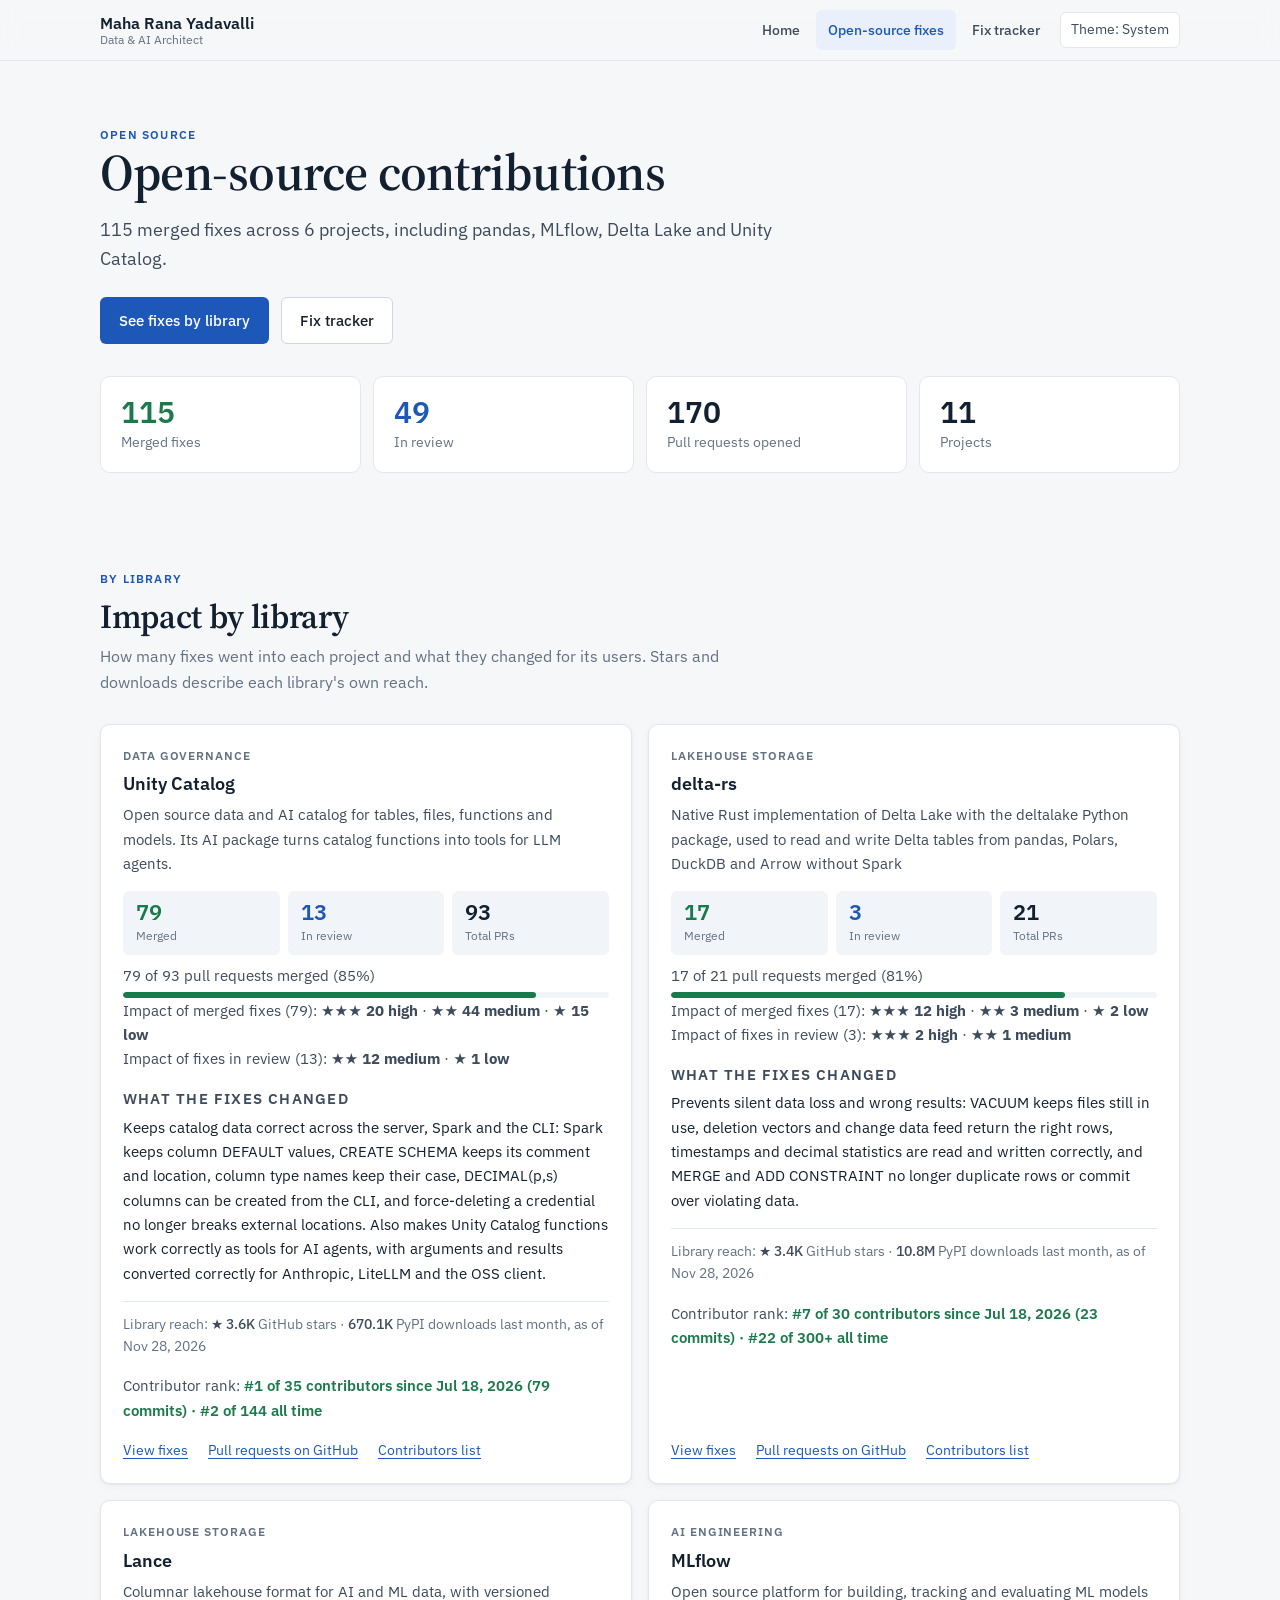
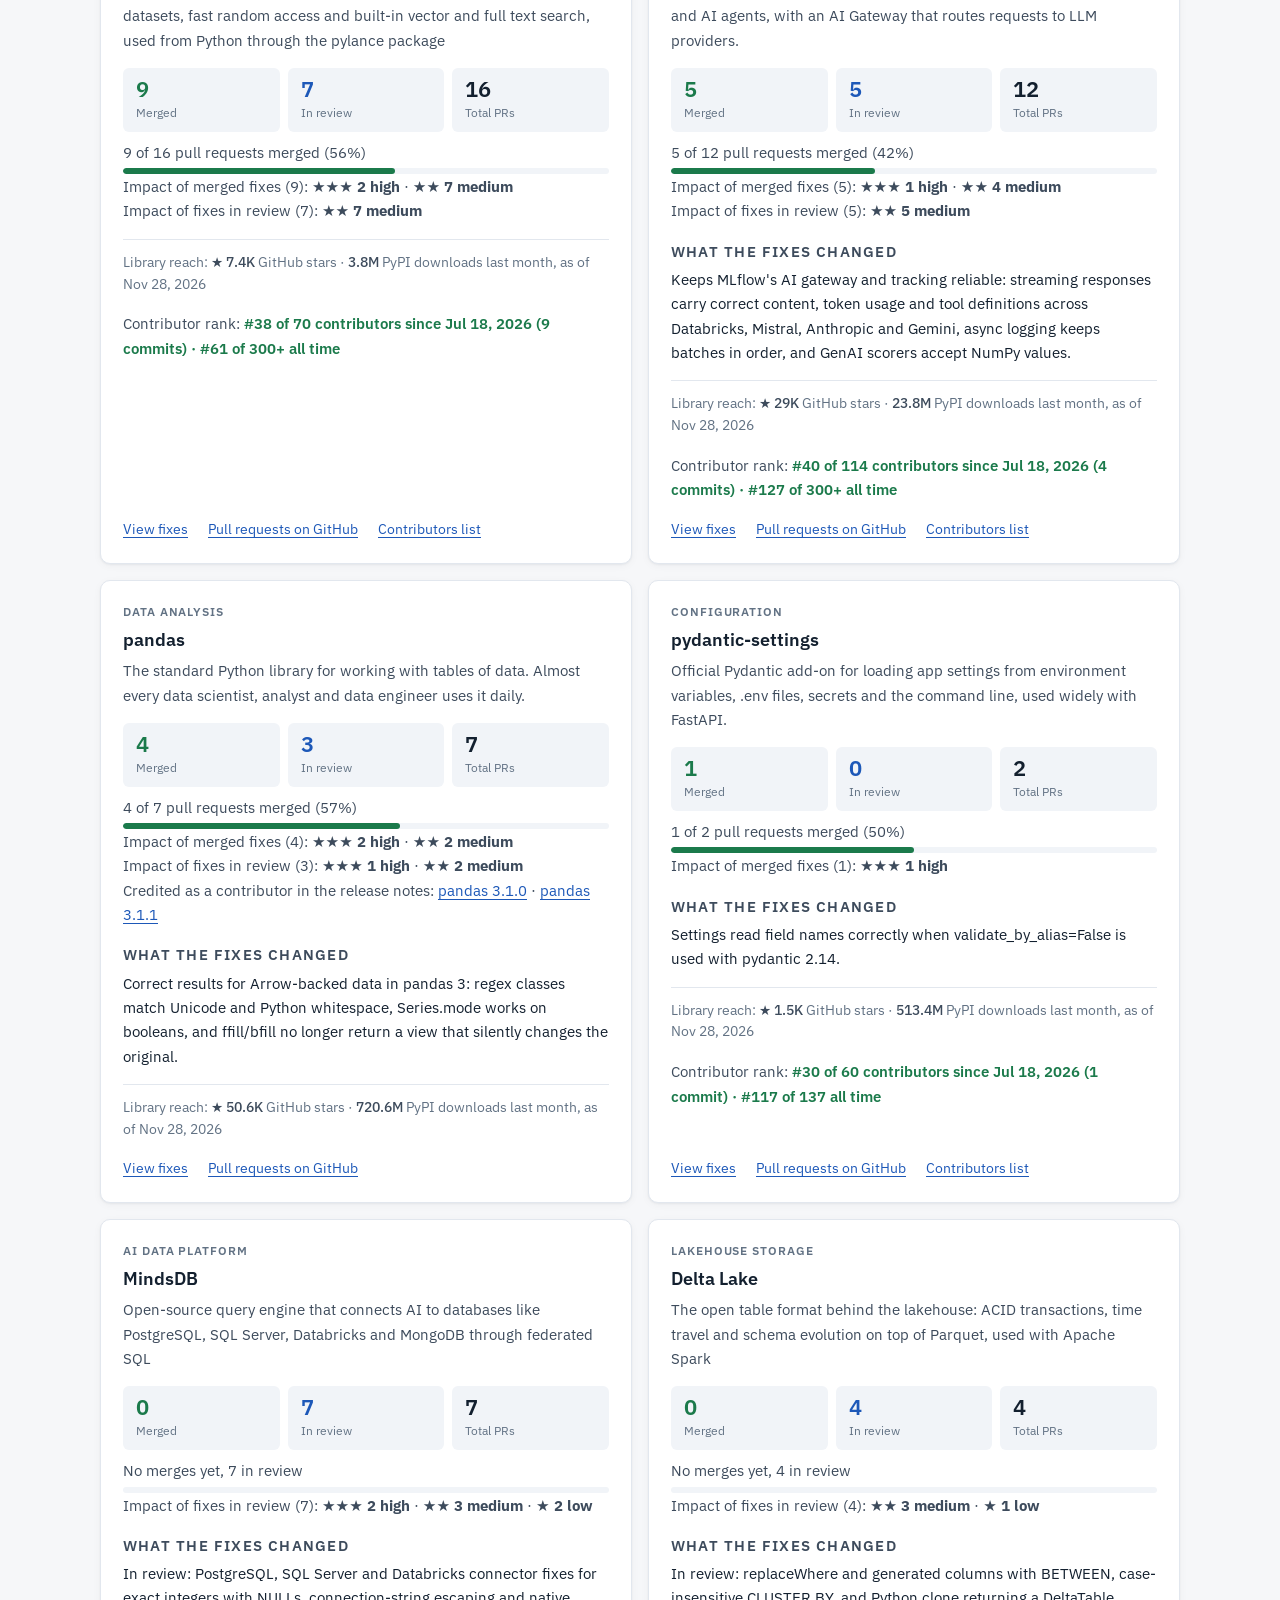
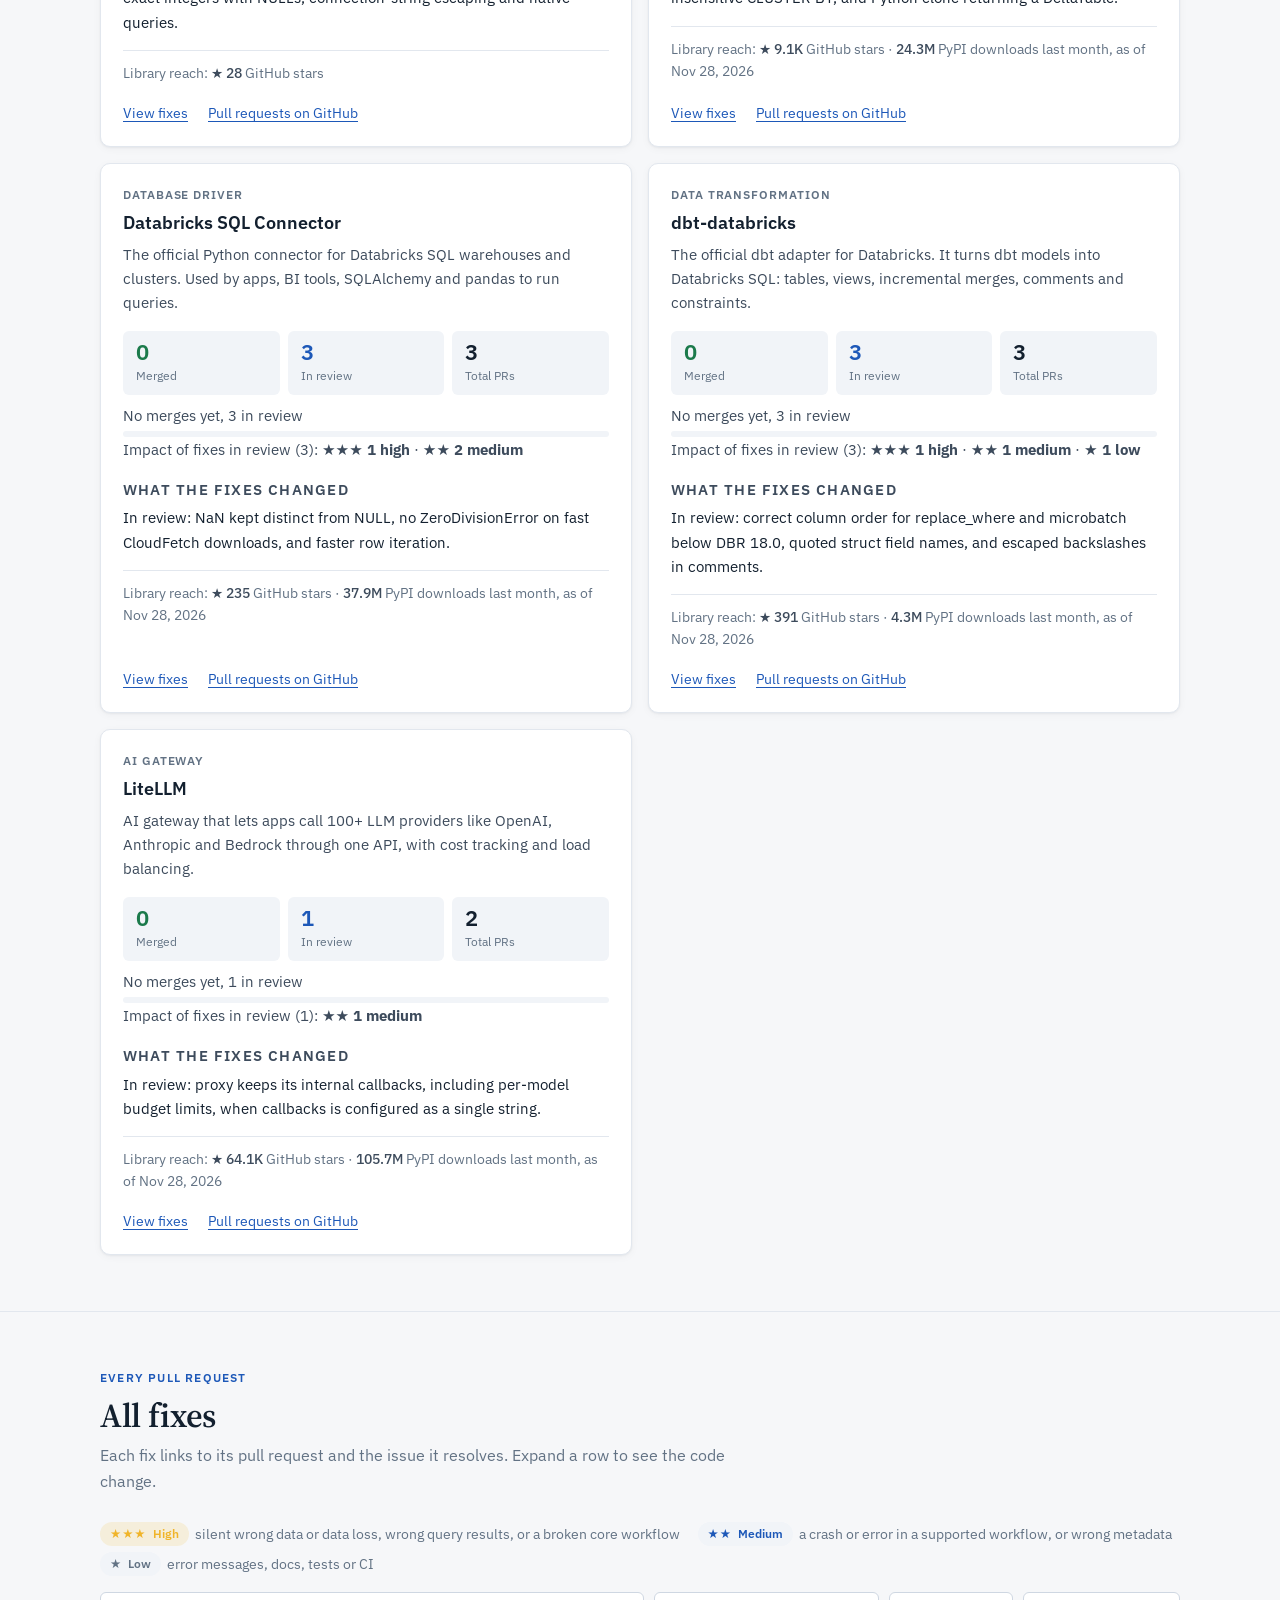
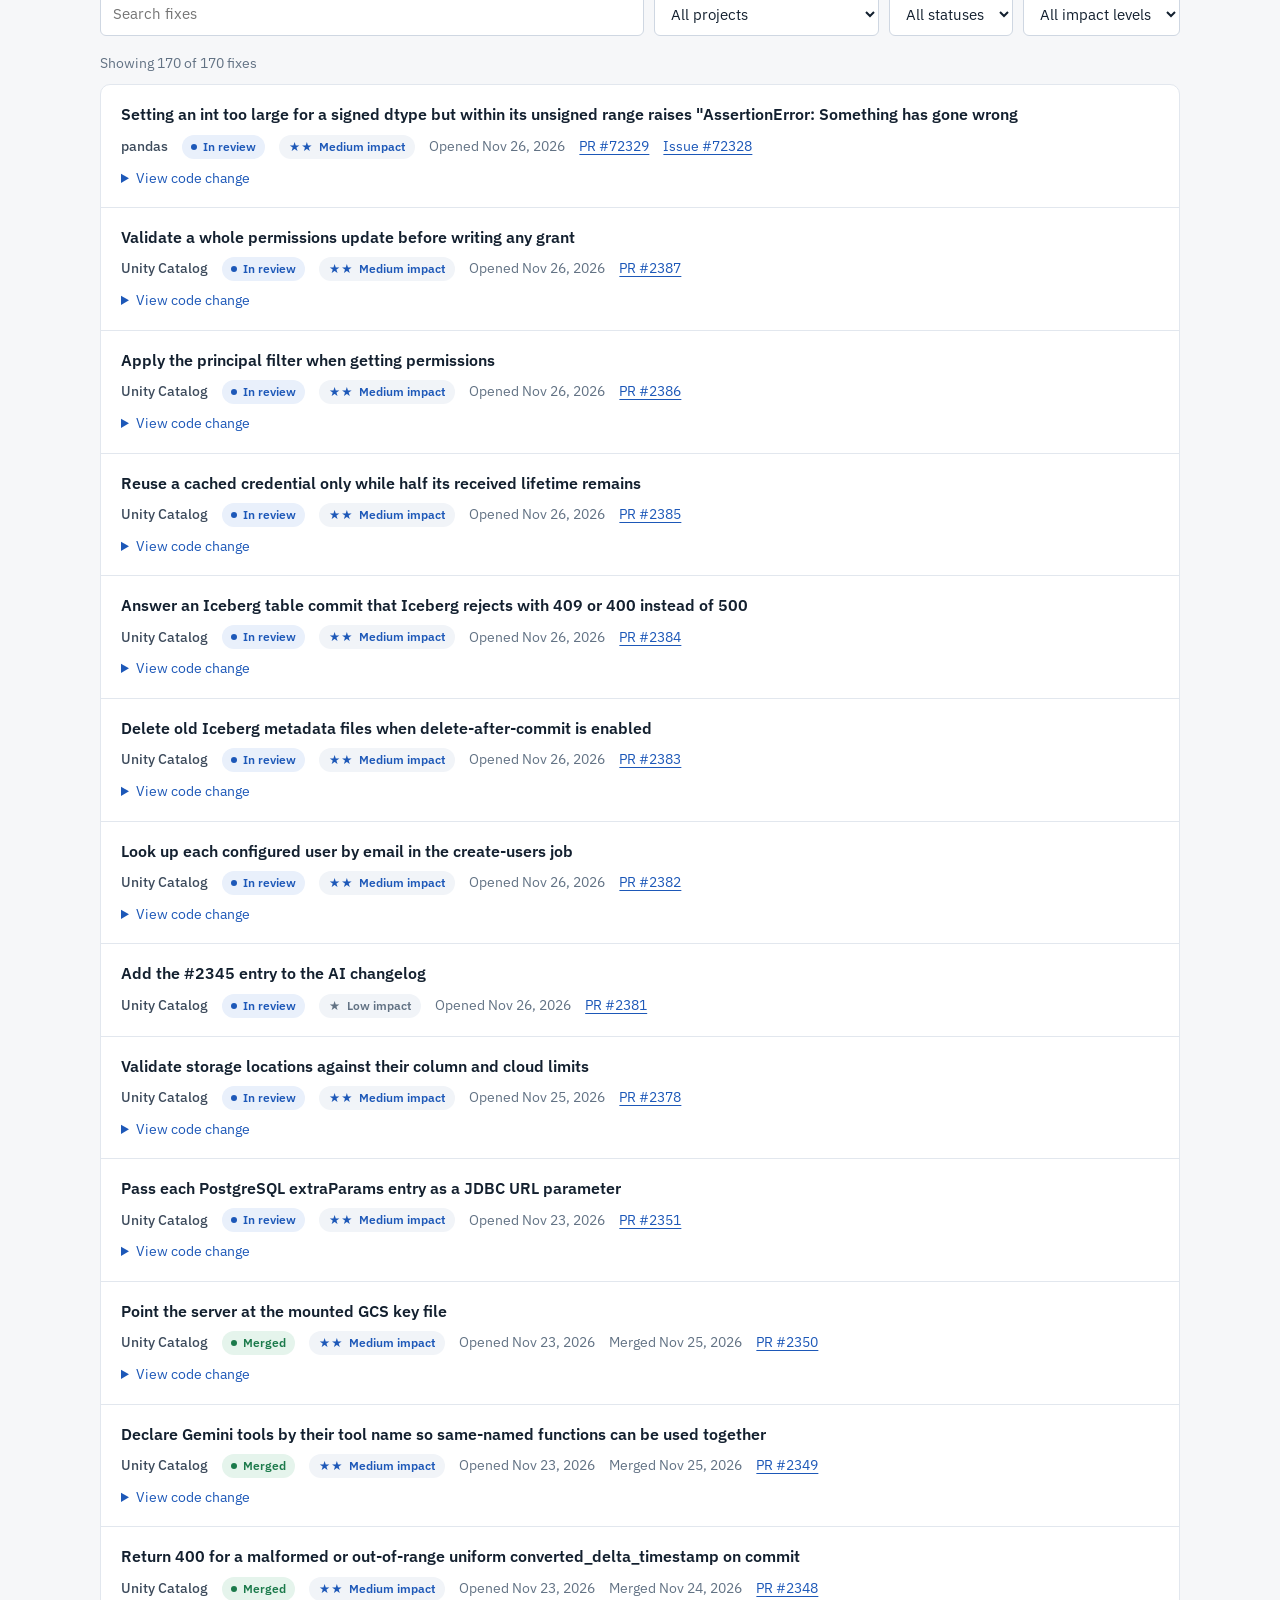
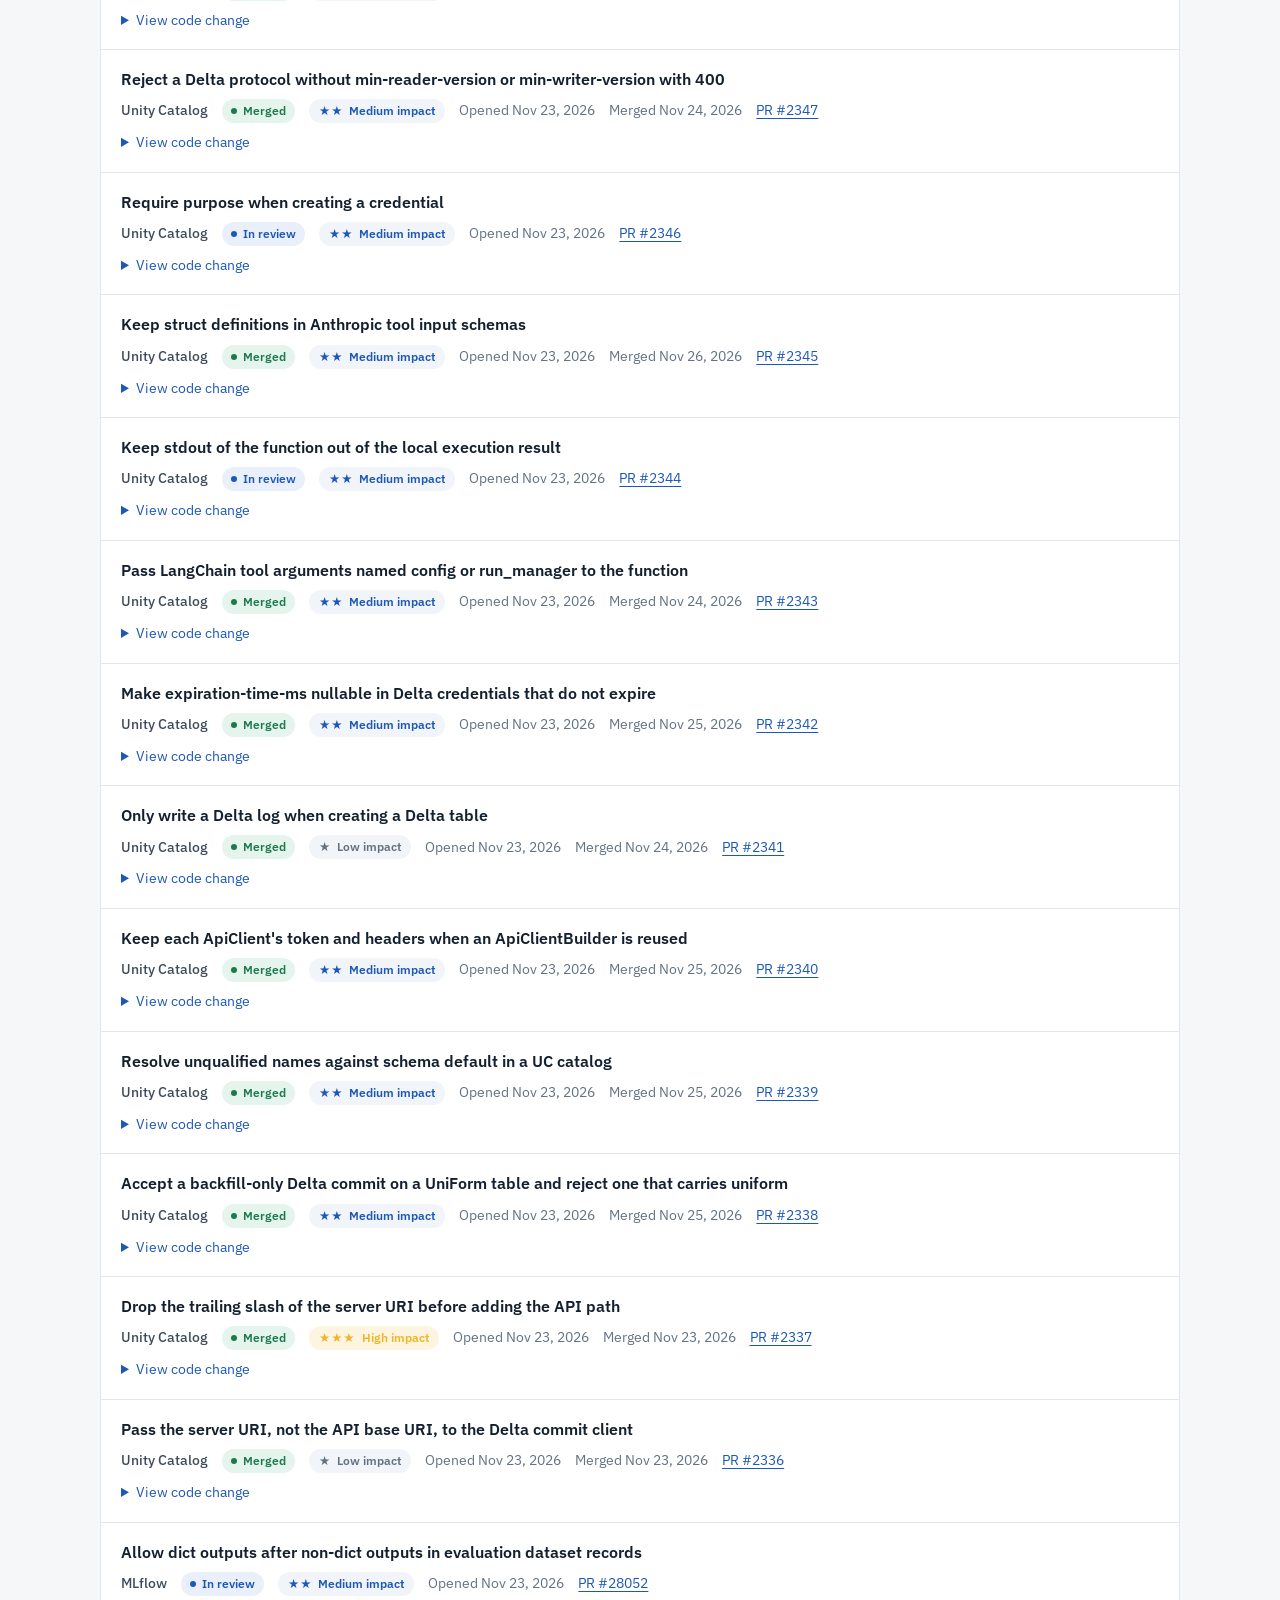
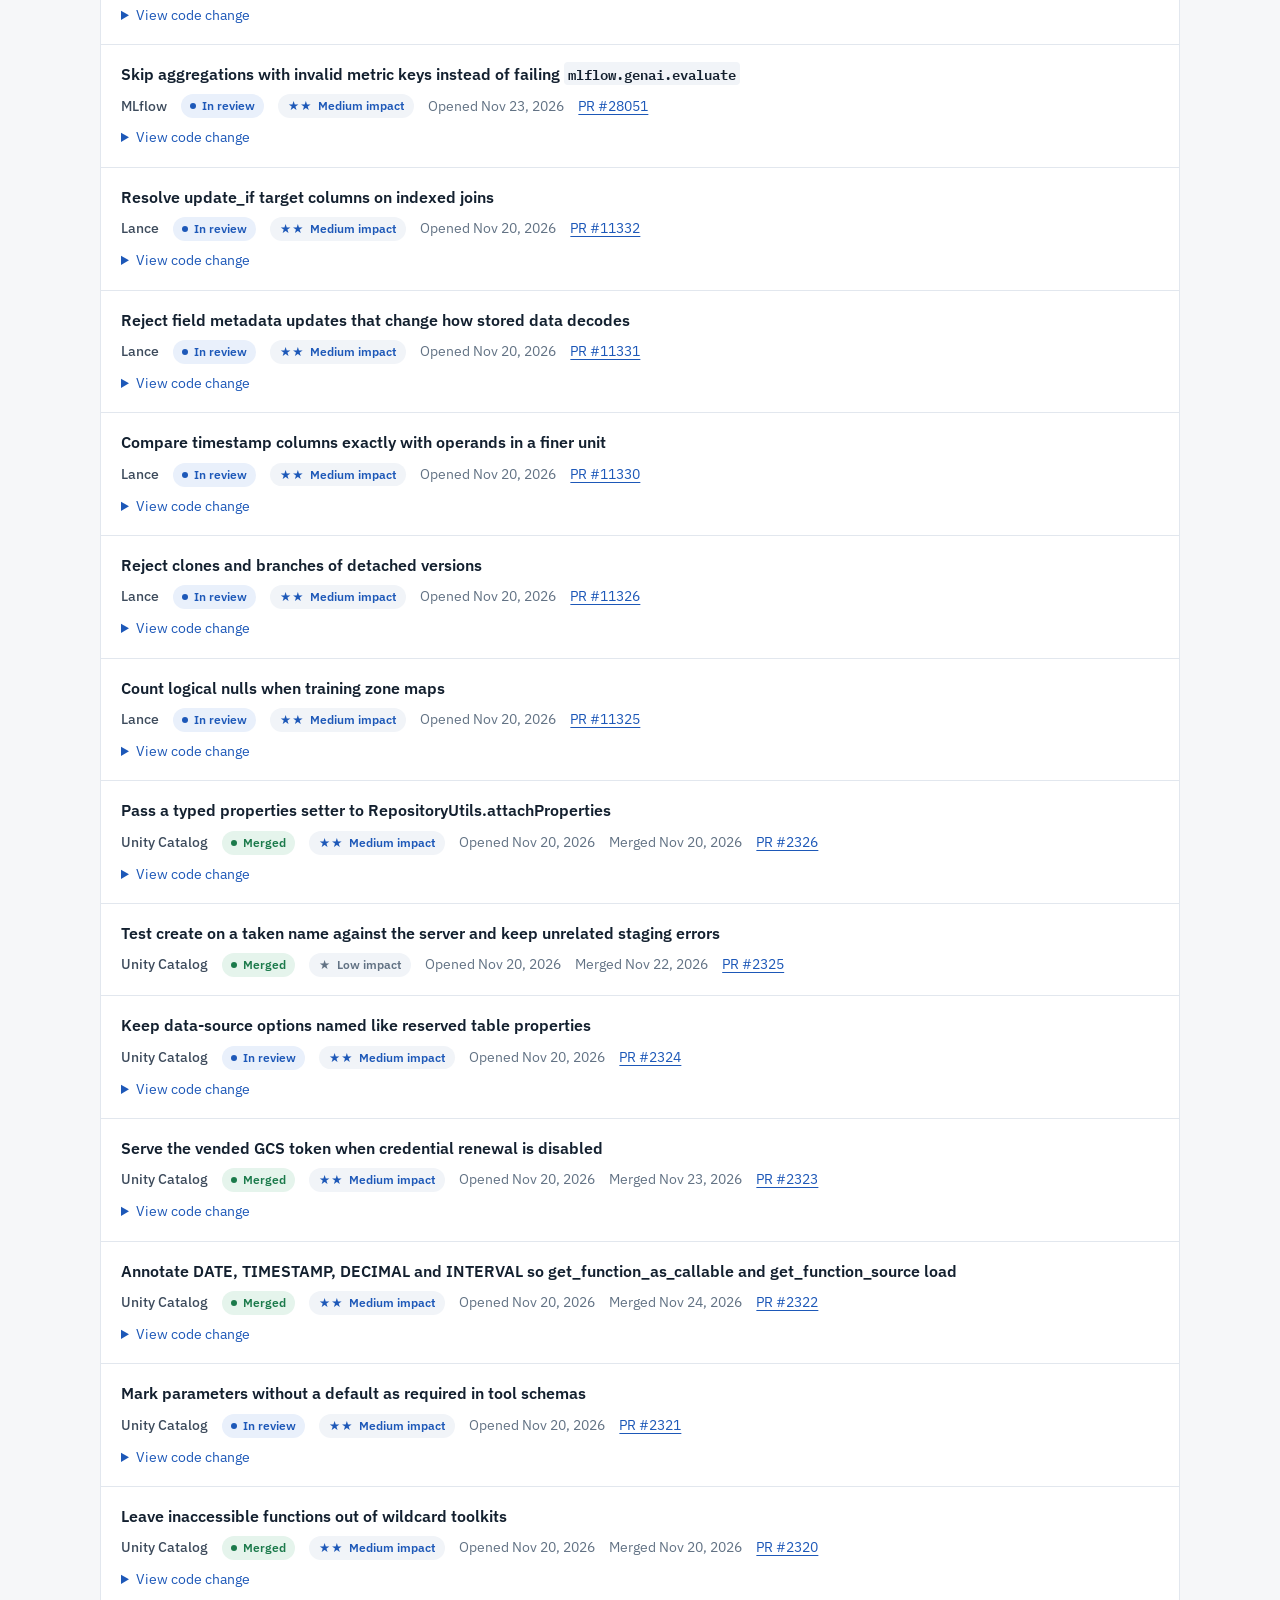
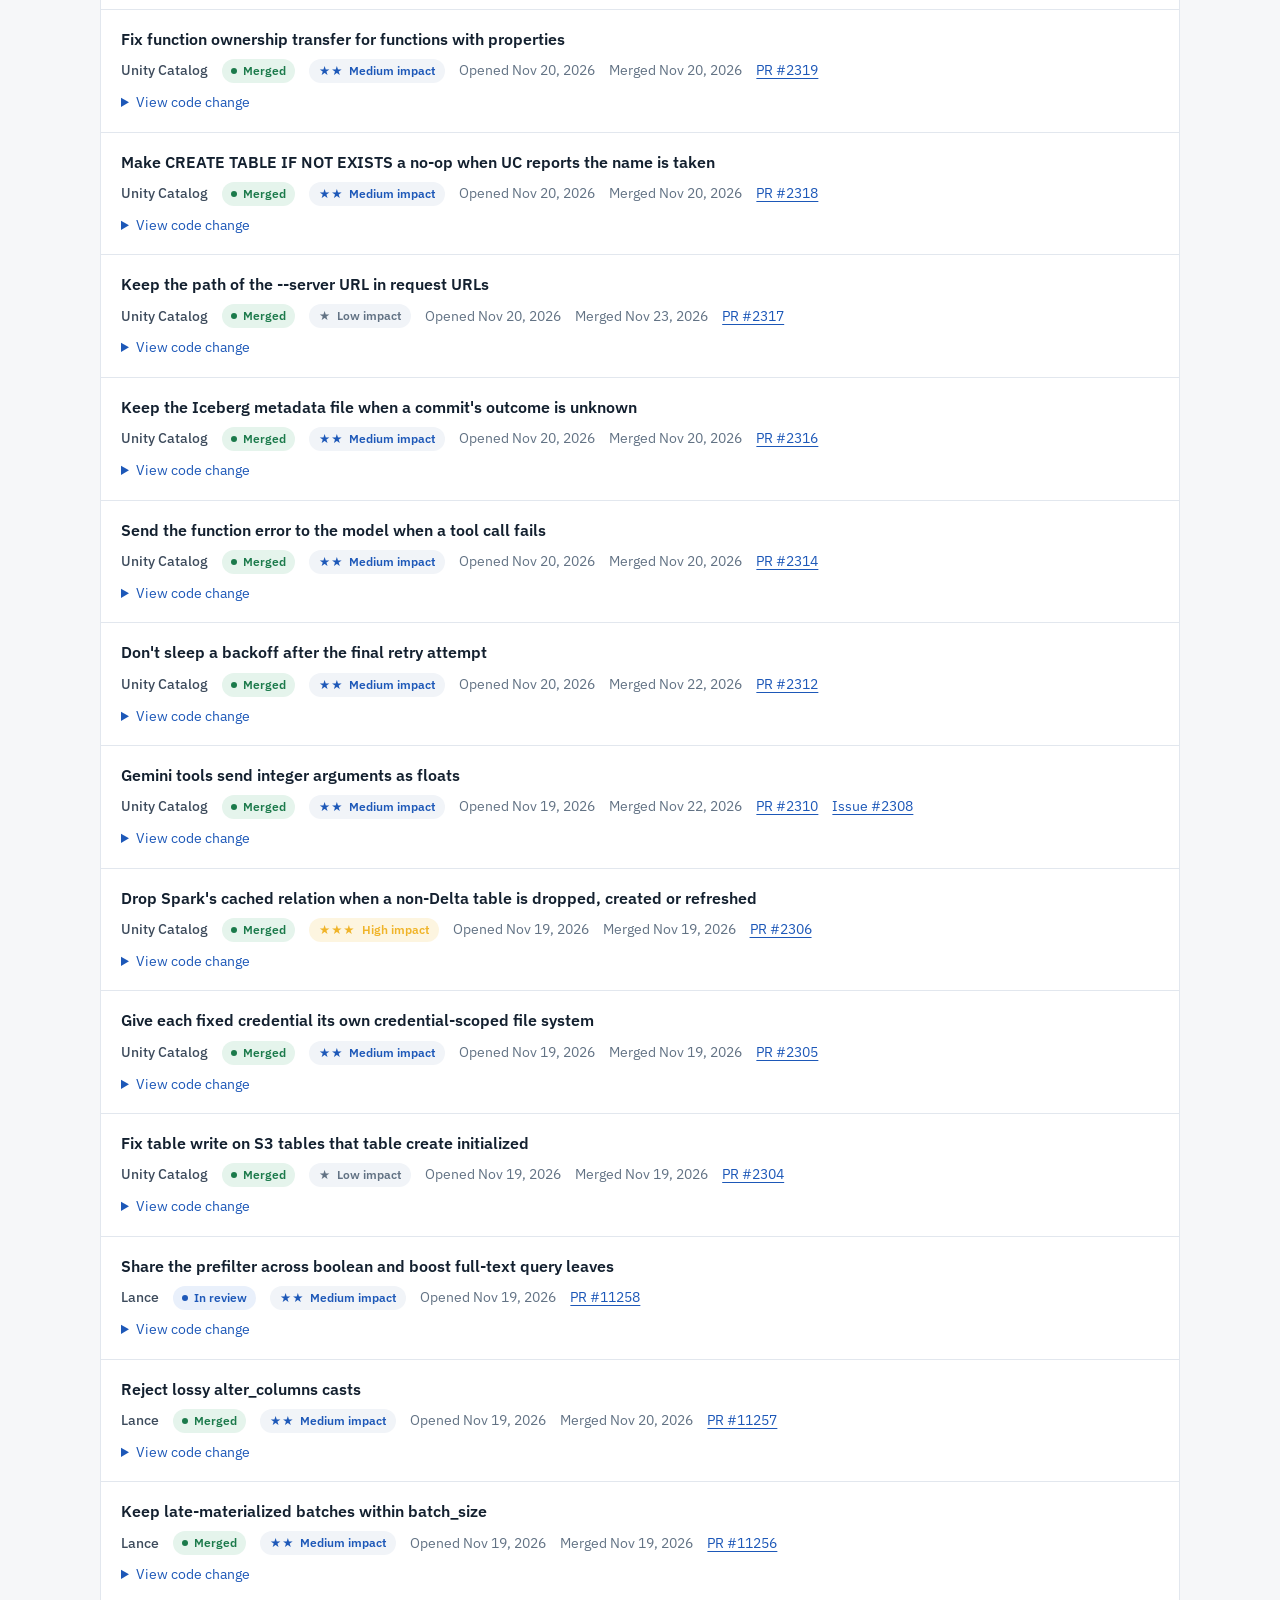
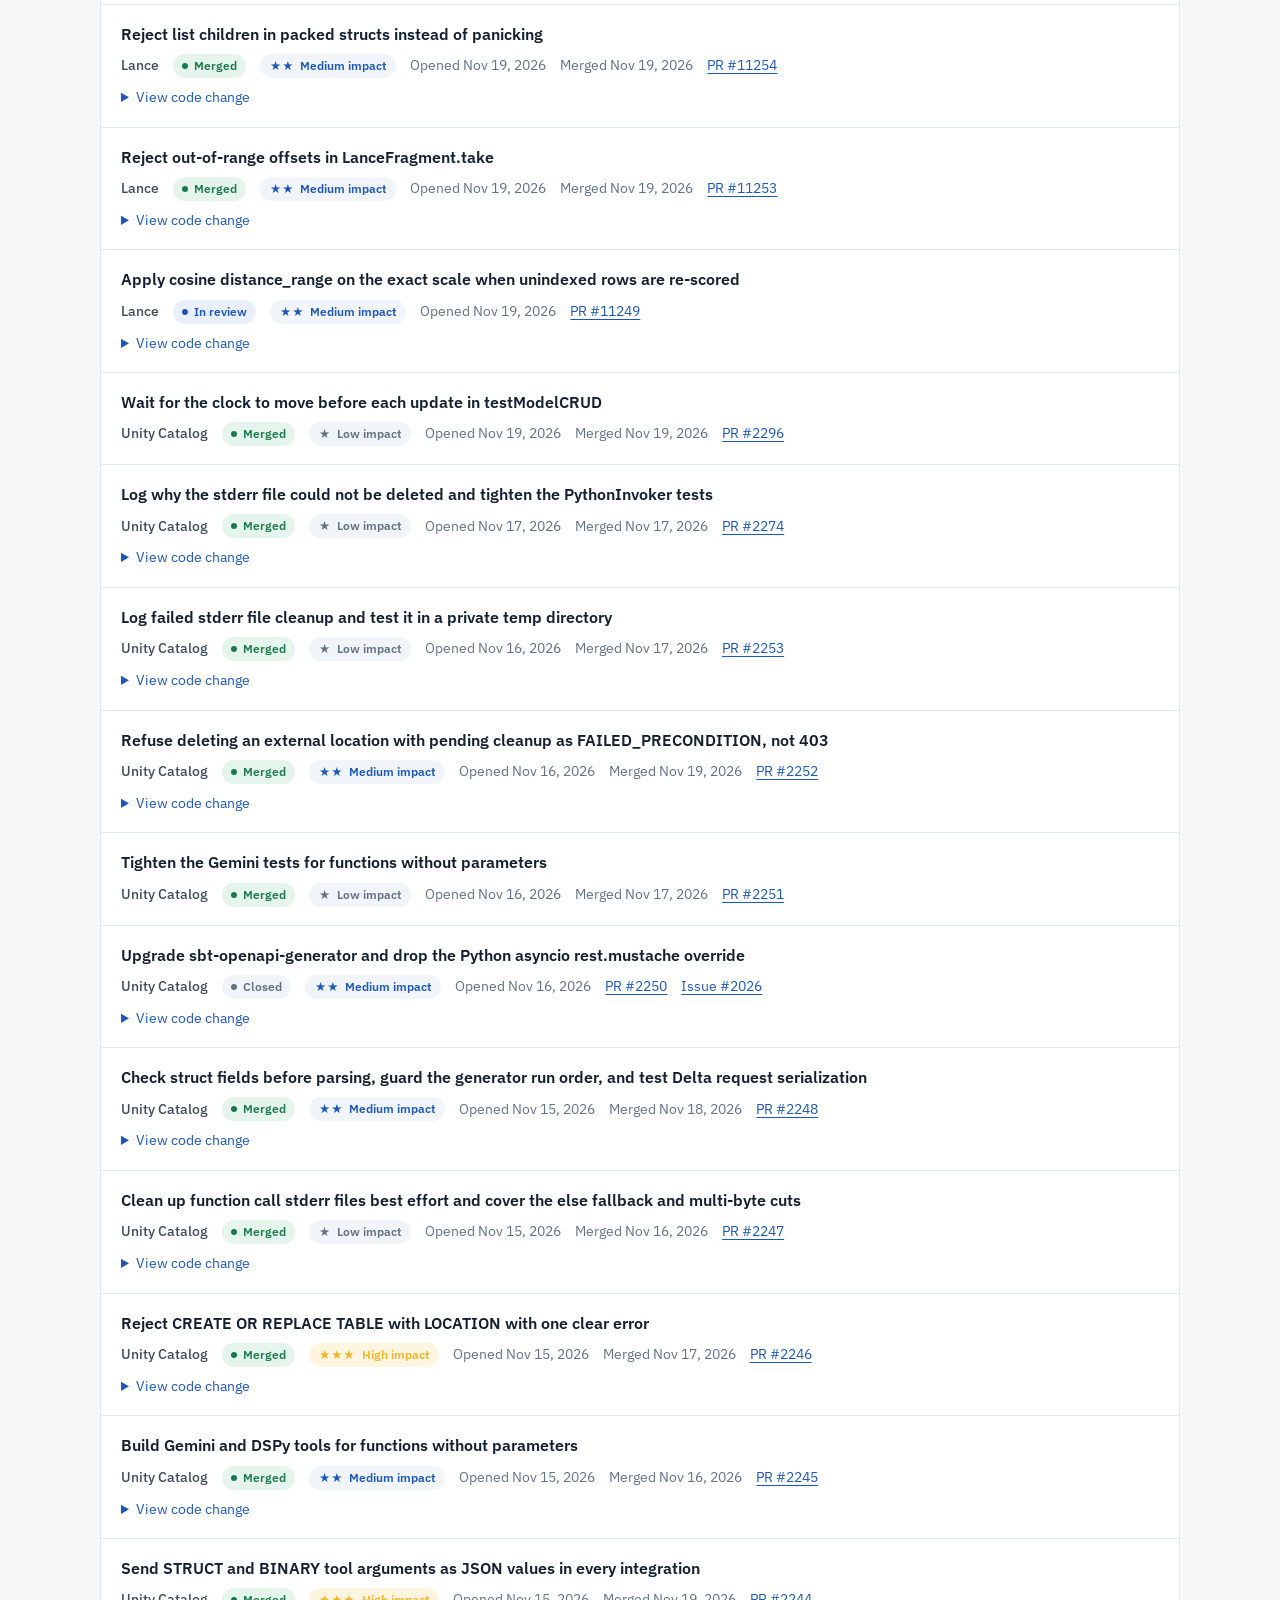
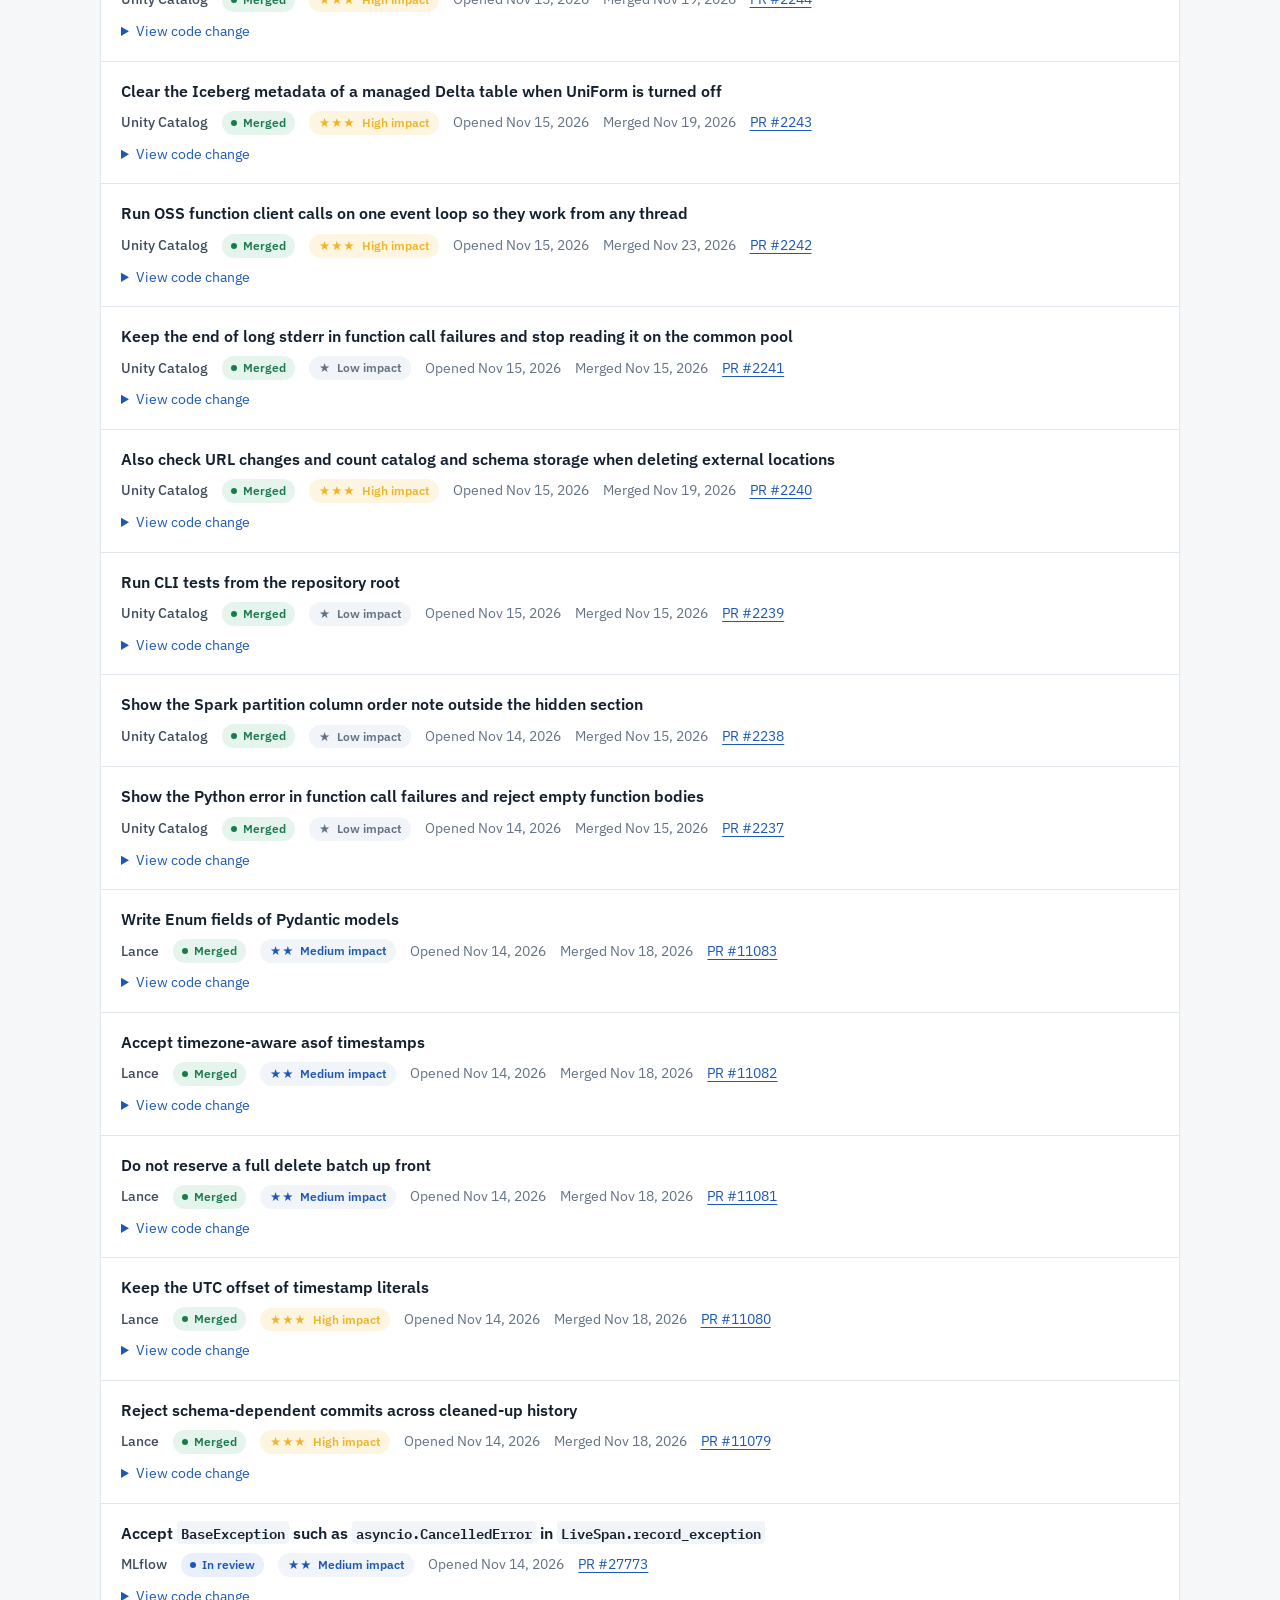
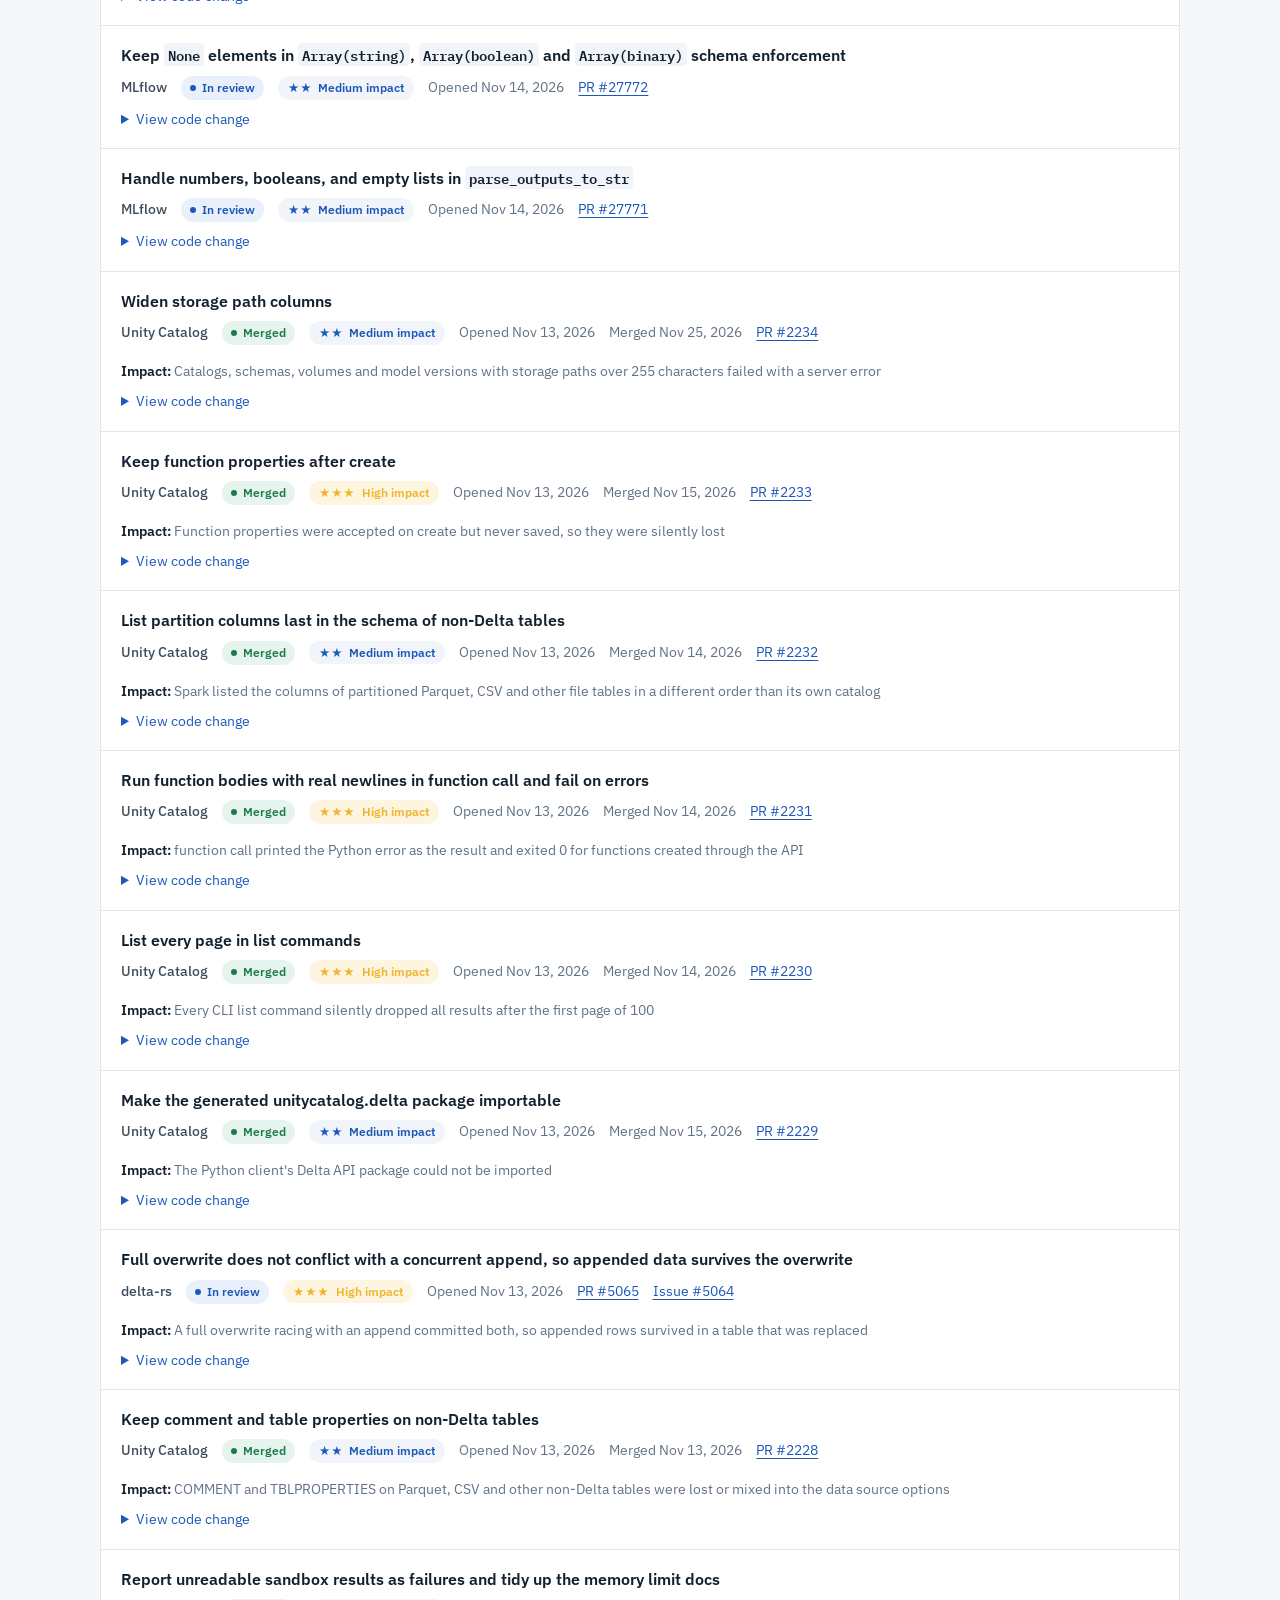
<file: bugs.html>
<!DOCTYPE html>
<html lang="en">
<head>
<meta charset="UTF-8">
<meta name="viewport" content="width=device-width, initial-scale=1">
<title>Open-source fixes · Maha Rana Yadavalli</title>
<meta name="description" content="Bug fixes by Maha Rana Yadavalli in pandas, MLflow, Delta Lake, Unity Catalog and other open-source data and AI projects, with what each fix changed.">
<meta property="og:title" content="Open-source fixes · Maha Rana Yadavalli">
<meta property="og:description" content="Merged and in-review bug fixes across open-source data and AI libraries, grouped by project with the impact of each set of fixes.">
<link rel="preconnect" href="https://fonts.googleapis.com"><link rel="preconnect" href="https://fonts.gstatic.com" crossorigin><link rel="stylesheet" href="https://fonts.googleapis.com/css2?family=IBM+Plex+Mono:wght@400;500&family=IBM+Plex+Sans:wght@400;500;600&family=Source+Serif+4:opsz,wght@8..60,600&display=swap">
<link rel="stylesheet" href="assets/site.css">
<style>
  html { scroll-padding-top: 76px; }
  .hero .stats { margin-top: 32px; }
  @media (max-width: 640px) { .hero .stats { grid-template-columns: repeat(2, minmax(0, 1fr)); } }
  .notice { color: var(--text-2); background: var(--surface-2); border: 1px solid var(--line); border-radius: var(--radius); padding: 16px 20px; }

  .lib { display: flex; flex-direction: column; gap: 16px; }
  .lib-head { display: flex; flex-direction: column; gap: 4px; }
  .lib-cat { font-size: 0.72rem; font-weight: 600; letter-spacing: 0.08em; text-transform: uppercase; color: var(--muted); }
  .lib h3 { margin: 0; font-size: 1.15rem; }
  .lib h3 a { color: var(--text); text-decoration: none; }
  .lib h3 a:hover { color: var(--accent); text-decoration: underline; }
  .counts { display: grid; grid-template-columns: repeat(3, 1fr); gap: 8px; }
  .counts button { display: flex; flex-direction: column; align-items: flex-start; text-align: left; background: var(--surface-2); border: 1px solid transparent; border-radius: var(--radius-sm); padding: 8px 12px; min-width: 0; font: inherit; color: inherit; cursor: pointer; }
  .counts button:hover, .counts button:focus-visible { border-color: var(--accent); }
  button.stat { font: inherit; color: inherit; text-align: left; cursor: pointer; }
  button.stat:hover, button.stat:focus-visible { border-color: var(--accent); }
  .back { margin-left: auto; }
  .rank { margin: 0; font-size: 0.92rem; color: var(--muted); }
  .impact-badge { display: inline-flex; gap: 6px; align-items: center; font-size: 0.78rem; font-weight: 600; border-radius: 999px; padding: 2px 10px; }
  .impact-badge .stars { letter-spacing: 1px; }
  .impact-high { color: #f0b429; background: rgba(240, 180, 41, 0.14); }
  .impact-medium { color: var(--accent); background: var(--surface-2); }
  .impact-low { color: var(--muted); background: var(--surface-2); }
  .impact-why { margin: 6px 0 0; font-size: 0.9rem; color: var(--muted); }
  .impact-why b { color: var(--text); font-weight: 600; }
  .impact-legend { margin: 0 0 16px; font-size: 0.88rem; color: var(--muted); display: flex; flex-wrap: wrap; gap: 6px 18px; }
  .impact-legend span { display: inline-flex; gap: 6px; align-items: center; }
  .lib-impact { margin: 0; font-size: 0.9rem; color: var(--muted); }
  .rank a { color: var(--good); font-weight: 600; text-decoration: none; }
  .rank a:hover, .rank a:focus-visible { text-decoration: underline; }
  .counts b { font-size: 1.35rem; font-weight: 600; line-height: 1.2; font-variant-numeric: tabular-nums; }
  .counts span { font-size: 0.78rem; color: var(--muted); }
  .counts .is-merged b { color: var(--good); }
  .counts .is-review b { color: var(--accent); }
  .bar-label { font-size: 0.78rem; color: var(--muted); margin: 8px 0 4px; }
  .label { font-size: 0.72rem; font-weight: 600; letter-spacing: 0.08em; text-transform: uppercase; color: var(--muted); margin-bottom: 4px; }
  .card p.impact { color: var(--text); }
  .card p.reach { font-size: 0.85rem; color: var(--muted); border-top: 1px solid var(--line); padding-top: 12px; }
  .reach b { color: var(--text-2); font-weight: 500; }
  .lib-links { display: flex; gap: 8px 20px; flex-wrap: wrap; margin-top: auto; font-size: 0.9rem; }
  .linkbtn { font: inherit; color: var(--accent); background: none; border: 0; padding: 0; cursor: pointer; text-decoration: underline; text-underline-offset: 3px; }
  .linkbtn:hover { color: var(--accent-strong); }

  .result-line { display: flex; justify-content: space-between; align-items: center; gap: 12px; flex-wrap: wrap; color: var(--muted); font-size: 0.88rem; margin-bottom: 10px; }
  .fix-list { list-style: none; margin: 0; padding: 0; border: 1px solid var(--line); border-radius: var(--radius); background: var(--surface); }
  .fix { padding: 18px 20px; border-bottom: 1px solid var(--line); display: flex; flex-direction: column; gap: 8px; min-width: 0; }
  .fix:last-child { border-bottom: 0; }
  .fix[hidden] { display: none; }
  .fix h3 { font-size: 1rem; font-weight: 600; line-height: 1.45; overflow-wrap: anywhere; }
  .fix .meta { display: flex; flex-wrap: wrap; align-items: center; gap: 6px 14px; font-size: 0.85rem; color: var(--muted); }
  .fix .meta .project { color: var(--text-2); font-weight: 500; }
  .fix .proof { font-size: 0.9rem; color: var(--text-2); overflow-wrap: anywhere; }
  .fix code, .lib code { font-size: 0.88em; background: var(--surface-2); border-radius: 4px; padding: 0 4px; }
  .fix details summary { cursor: pointer; font-size: 0.88rem; color: var(--accent); width: fit-content; }
  .diff { margin-top: 10px; border: 1px solid var(--line); border-radius: var(--radius-sm); overflow: hidden; }
  .diff + .diff { margin-top: 8px; }
  .diff-head { display: flex; justify-content: space-between; gap: 12px; padding: 6px 10px; background: var(--surface-2); font-family: var(--font-mono); font-size: 0.78rem; color: var(--text-2); }
  .diff-head .path { overflow-wrap: anywhere; min-width: 0; }
  .diff-head .add { color: var(--good); }
  .diff-head .del { color: var(--bad); }
  .diff pre { margin: 0; overflow-x: auto; font-family: var(--font-mono); font-size: 0.78rem; line-height: 1.5; }
  .diff pre span { display: block; padding: 0 10px; white-space: pre; min-width: fit-content; }
  .diff .ln-a { background: var(--good-soft); color: var(--good); }
  .diff .ln-d { background: var(--bad-soft); color: var(--bad); }
  .diff .ln-h { color: var(--muted); background: var(--surface-2); }
  .diff .ln-c { color: var(--text-2); }
  .diff .trunc { padding: 6px 10px; font-size: 0.78rem; color: var(--muted); border-top: 1px solid var(--line); }

  .credits { list-style: none; margin: 0; display: grid; gap: 14px; }
  .credits li { display: flex; flex-direction: column; gap: 2px; }
  .credits a { font-weight: 600; }
  .credits span { color: var(--text-2); font-size: 0.95rem; }
</style>
</head>
<body>
<header class="topbar"><div class="container"><a class="brand" href="index.html"><strong>Maha Rana Yadavalli</strong><span>Data &amp; AI Architect</span></a><nav class="nav" aria-label="Main"><a href="index.html">Home</a><a href="bugs.html" aria-current="page">Open-source fixes</a><a href="status.html">Fix tracker</a><button class="theme-toggle" type="button" id="themeToggle">Theme</button></nav></div></header>

<main>
  <section class="hero" id="top-stats">
    <div class="container">
      <p class="eyebrow">Open source</p>
      <h1>Open-source contributions</h1>
      <p class="lead" id="lead">Bug fixes with regression tests in widely used data and AI libraries.</p>
      <div class="actions">
        <a class="btn btn-primary" href="#libraries">See fixes by library</a>
        <a class="btn btn-secondary" href="status.html">Fix tracker</a>
      </div>
      <div class="stats" id="stats" aria-live="polite"></div>
    </div>
  </section>

  <section class="section" id="libraries">
    <div class="container">
      <div class="section-head">
        <p class="eyebrow">By library</p>
        <h2 class="section-title">Impact by library</h2>
        <p class="section-sub">How many fixes went into each project and what they changed for its users. Stars and downloads describe each library's own reach.</p>
      </div>
      <div class="grid grid-2" id="libGrid"><p class="notice">Loading projects...</p></div>
    </div>
  </section>

  <section class="section" id="fixes">
    <div class="container">
      <div class="section-head">
        <p class="eyebrow">Every pull request</p>
        <h2 class="section-title">All fixes</h2>
        <p class="section-sub">Each fix links to its pull request and the issue it resolves. Expand a row to see the code change.</p>
      </div>
      <p class="impact-legend" aria-label="Impact levels"><span><b class="impact-badge impact-high"><span class="stars">&#9733;&#9733;&#9733;</span>High</b> silent wrong data or data loss, wrong query results, or a broken core workflow</span><span><b class="impact-badge impact-medium"><span class="stars">&#9733;&#9733;</span>Medium</b> a crash or error in a supported workflow, or wrong metadata</span><span><b class="impact-badge impact-low"><span class="stars">&#9733;</span>Low</b> error messages, docs, tests or CI</span></p>
      <div class="controls">
        <input class="input" id="q" type="search" placeholder="Search fixes" aria-label="Search fixes">
        <select class="select" id="repoSel" aria-label="Project"><option value="all">All projects</option></select>
        <select class="select" id="statusSel" aria-label="Status"><option value="all">All statuses</option></select>
        <select class="select" id="impactSel" aria-label="Impact"><option value="all">All impact levels</option><option value="high">High impact</option><option value="medium">Medium impact</option><option value="low">Low impact</option></select>
      </div>
      <div class="result-line"><span id="count"></span><button class="linkbtn" id="clear" type="button" hidden>Clear filters</button><button class="linkbtn back" id="back" type="button" hidden>Back to libraries</button></div>
      <ul class="fix-list" id="fixList"><li class="fix">Loading fixes...</li></ul>
    </div>
  </section>

  <section class="section" id="credits">
    <div class="container">
      <div class="section-head">
        <p class="eyebrow">Recognition</p>
        <h2 class="section-title">Credits and contributor lists</h2>
        <p class="section-sub">Official release notes and project contributor lists that name these contributions. Contributor ranks come from each project's GitHub contributor graph, which counts commits rather than pull requests. A pull request merged as several commits counts more than once there, and GitHub refreshes the graph with some delay, so commit counts can differ from the merged pull request counts above.</p>
      </div>
      <ul class="credits card" id="creditList">
        <li><a href="https://pandas.pydata.org/docs/whatsnew/v3.1.0.html">pandas 3.1.0</a><span>Named in the release contributor list</span></li>
        <li><a href="https://pandas.pydata.org/docs/whatsnew/v3.1.1.html">pandas 3.1.1</a><span>Named in the release contributor list</span></li>
        <li><a href="https://github.com/mlflow/mlflow/releases/tag/v3.18.0">MLflow v3.18.0</a><span>Release notes credit 4 pull requests to @maharanay22</span></li>
        <li><a href="https://github.com/pydantic/pydantic-settings/releases/tag/v2.16.0">pydantic-settings v2.16.0</a><span>Listed as a new contributor (#1022)</span></li>
      </ul>
    </div>
  </section>
</main>

<footer class="footer"><div class="container"><span>&copy; 2026 Maha Rana Yadavalli</span><span>Data refreshed <time id="generated"></time> from GitHub</span></div></footer>

<script>
(function () {
  var STATUS = {
    merged: { label: 'Merged', badge: 'badge-merged' },
    review: { label: 'In review', badge: 'badge-review' },
    triage: { label: 'Awaiting triage', badge: 'badge-waiting' },
    open: { label: 'Open', badge: 'badge-waiting' },
    closed: { label: 'Closed', badge: 'badge-closed' }
  };
  var compact = new Intl.NumberFormat('en-US', { notation: 'compact', maximumFractionDigits: 1 });
  var whole = new Intl.NumberFormat('en-US');

  function $(id) { return document.getElementById(id); }
  function el(tag, cls, text) {
    var n = document.createElement(tag);
    if (cls) n.className = cls;
    if (text != null) n.textContent = text;
    return n;
  }
  function withCode(tag, cls, text) {
    var n = el(tag, cls);
    String(text).split('`').forEach(function (part, i) { n.append(i % 2 ? el('code', null, part) : document.createTextNode(part)); });
    return n;
  }
  function link(text, href) {
    var a = el('a', null, text);
    a.href = href; a.target = '_blank'; a.rel = 'noopener';
    return a;
  }
  function fmtDate(d) { return new Date(d + 'T12:00:00').toLocaleDateString('en-US', { month: 'short', day: 'numeric', year: 'numeric' }); }
  function badge(status) {
    var s = STATUS[status] || { label: status, badge: 'badge-closed' };
    return el('span', 'badge ' + s.badge, s.label);
  }
  function stat(value, label, cls, onClick) {
    var s = el(onClick ? 'button' : 'div', 'stat' + (cls ? ' ' + cls : ''));
    s.append(el('b', null, whole.format(value)), el('span', null, label));
    if (onClick) { s.type = 'button'; s.title = 'Show these fixes'; s.addEventListener('click', onClick); }
    return s;
  }
  function count(list, status) { return list.filter(function (i) { return i.status === status; }).length; }

  function showError() {
    var msg = 'Could not load the fix data from data/bugs.json. Refresh the page to try again.';
    $('libGrid').replaceChildren(el('p', 'notice', msg));
    $('fixList').replaceChildren(el('li', 'fix', msg));
    $('stats').replaceChildren();
    $('count').textContent = '';
  }

  function renderHero(fixes, projects, onFilter) {
    var merged = count(fixes, 'merged');
    var mergedProjects = new Set(fixes.filter(function (i) { return i.status === 'merged'; }).map(function (i) { return i.repo; })).size;
    $('lead').textContent = merged + ' merged fixes across ' + mergedProjects + ' projects, including pandas, MLflow, Delta Lake and Unity Catalog.';
    $('stats').replaceChildren(
      stat(merged, 'Merged fixes', 'is-good', function () { onFilter('all', 'merged'); }),
      stat(count(fixes, 'review'), 'In review', 'is-accent', function () { onFilter('all', 'review'); }),
      stat(fixes.length, 'Pull requests opened', '', function () { onFilter('all', 'all'); }),
      stat(projects.length, 'Projects')
    );
  }

  function rankInfo(r) {
    if (!r.period_rank && !r.contributor_rank) return null;
    var href = r.url + '/graphs/contributors', parts = [];
    if (r.period_rank && r.period_since) {
      var d = r.period_since.split('-');
      href += '?from=' + Number(d[1]) + '%2F' + Number(d[2]) + '%2F' + d[0];
      parts.push('#' + r.period_rank + ' of ' + r.period_total + ' contributors since ' + fmtDate(r.period_since) +
        ' (' + r.period_commits + (r.period_commits === 1 ? ' commit)' : ' commits)'));
    }
    if (r.contributor_rank) {
      parts.push('#' + r.contributor_rank + ' of ' + (r.contributor_total >= 300 ? '300+' : String(r.contributor_total)) + ' all time');
    }
    return { href: href, text: parts.join(' · ') };
  }

  function libraryCard(p, login, onFilter) {
    var r = p.repo, mine = p.fixes, merged = count(mine, 'merged'), review = count(mine, 'review');
    var card = el('article', 'card lib');
    card.id = 'lib-' + r.full.replace(/[^a-z0-9]+/gi, '-');

    var head = el('div', 'lib-head');
    var h = el('h3'); h.append(link(r.name, r.url));
    head.append(el('span', 'lib-cat', r.category), h);
    if (r.about) head.append(el('p', null, r.about));

    var counts = el('div', 'counts');
    [['is-merged', merged, 'Merged', 'merged'], ['is-review', review, 'In review', 'review'], ['', mine.length, 'Total PRs', 'all']].forEach(function (c) {
      var d = el('button', c[0]); d.type = 'button';
      d.setAttribute('aria-label', 'Show ' + c[2].toLowerCase() + ' fixes in ' + r.name);
      d.append(el('b', null, c[1]), el('span', null, c[2]));
      d.addEventListener('click', function () { onFilter(r.full, c[3], card); });
      counts.append(d);
    });
    var pct = Math.round(merged / mine.length * 100);
    var bar = el('div', 'bar'); bar.setAttribute('role', 'img'); bar.setAttribute('aria-label', pct + '% of pull requests merged');
    var fill = el('span'); fill.style.width = pct + '%'; bar.append(fill);
    var share = el('div'); share.append(counts, el('p', 'bar-label', merged ? merged + ' of ' + mine.length + ' pull requests merged (' + pct + '%)' : 'No merges yet, ' + review + ' in review'), bar);
    function impactLine(label, fixes) {
      if (!fixes.length) return;
      var parts = ['high', 'medium', 'low'].map(function (lv) {
        var n = fixes.filter(function (f) { return f.impact && f.impact.level === lv; }).length;
        return n ? '\u2605'.repeat(IMPACT[lv].stars) + ' ' + n + ' ' + IMPACT[lv].label.toLowerCase() : null;
      });
      var unrated = fixes.filter(function (f) { return !(f.impact && IMPACT[f.impact.level]); }).length;
      if (unrated) parts.push(unrated + ' not rated yet');
      var line = el('p', 'lib-impact'); line.append(label + ' (' + fixes.length + '): ');
      parts.filter(Boolean).forEach(function (t, i) { if (i) line.append(' \u00b7 '); line.append(el('b', null, t)); });
      share.append(line);
    }
    impactLine('Impact of merged fixes', mine.filter(function (f) { return f.status === 'merged'; }));
    impactLine('Impact of fixes in review', mine.filter(function (f) { return f.status === 'review'; }));
    if (r.release_notes && r.release_notes.length) {
      var rn = el('p', 'lib-impact'); rn.append('Credited as a contributor in the release notes: ');
      r.release_notes.forEach(function (n, i) { if (i) rn.append(' · '); rn.append(link(r.name + ' ' + n.version, n.url)); });
      share.append(rn);
    }
    card.append(head, share);

    if (r.impact) {
      var imp = el('div'); imp.append(el('p', 'label', 'What the fixes changed'), withCode('p', 'impact', r.impact));
      card.append(imp);
    }

    var reach = el('p', 'reach');
    reach.append('Library reach: ', el('b', null, '★ ' + compact.format(r.stars)), ' GitHub stars');
    if (r.downloads_month != null) reach.append(' · ', el('b', null, compact.format(r.downloads_month)), ' PyPI downloads last month');
    if (r.downloads_checked) reach.append(', as of ' + fmtDate(r.downloads_checked));
    card.append(reach);

    var rank = rankInfo(r);
    if (rank) {
      var rk = el('p', 'rank');
      rk.append('Contributor rank: ', link(rank.text, rank.href));
      card.append(rk);
    }

    var links = el('div', 'lib-links');
    var view = el('button', 'linkbtn', 'View fixes'); view.type = 'button';
    view.addEventListener('click', function () { onFilter(r.full, 'all', card); });
    links.append(view, link('Pull requests on GitHub', r.url + '/pulls?q=is%3Apr+author%3A' + encodeURIComponent(login)));
    if (rank) links.append(link('Contributors list', rank.href));
    card.append(links);
    return card;
  }

  function diffBlock(files) {
    var d = el('details'); d.append(el('summary', null, 'View code change'));
    files.forEach(function (f) {
      var box = el('div', 'diff'), head = el('div', 'diff-head'), nums = el('span');
      nums.append(el('span', 'add', '+' + f.additions), ' ', el('span', 'del', '-' + f.deletions));
      head.append(el('span', 'path', f.path), nums);
      var pre = el('pre');
      f.lines.forEach(function (l) {
        var sign = l[0] === 'a' ? '+ ' : l[0] === 'd' ? '- ' : l[0] === 'h' ? '' : '  ';
        pre.append(el('span', 'ln-' + l[0], sign + l[1]));
      });
      box.append(head, pre);
      if (f.truncated) box.append(el('div', 'trunc', 'Excerpt. See the pull request for the full change.'));
      d.append(box);
    });
    return d;
  }

  var IMPACT = { high: { stars: 3, label: 'High' }, medium: { stars: 2, label: 'Medium' }, low: { stars: 1, label: 'Low' } };
  function impactBadge(level) {
    var i = IMPACT[level];
    var b = el('span', 'impact-badge impact-' + level);
    b.title = i.label + ' impact';
    b.append(el('span', 'stars', '\u2605'.repeat(i.stars)), i.label + ' impact');
    return b;
  }

  function fixRow(q, repoName) {
    var li = el('li', 'fix');
    li.append(withCode('h3', null, q.title));
    var meta = el('div', 'meta');
    meta.append(el('span', 'project', repoName[q.repo] || q.repo), badge(q.status));
    if (q.impact && IMPACT[q.impact.level]) meta.append(impactBadge(q.impact.level));
    meta.append(el('span', null, 'Opened ' + fmtDate(q.date)));
    if (q.merged_at) meta.append(el('span', null, 'Merged ' + fmtDate(q.merged_at)));
    if (q.pr) meta.append(link('PR #' + q.pr.number, q.pr.url));
    if (q.issue) meta.append(link('Issue #' + q.issue.number, q.issue.url));
    li.append(meta);
    if (q.impact && q.impact.why) {
      var why = el('p', 'impact-why'); why.append(el('b', null, 'Impact: '), q.impact.why); li.append(why);
    }
    if (q.proof) li.append(withCode('p', 'proof', q.proof));
    if (q.files && q.files.length) li.append(diffBlock(q.files));
    li.dataset.repo = q.repo;
    li.dataset.status = q.status;
    li.dataset.impact = q.impact ? q.impact.level : 'none';
    li.dataset.text = [q.title, q.proof || '', repoName[q.repo] || '', q.pr ? '#' + q.pr.number : ''].join(' ').toLowerCase();
    return li;
  }

  function render(data) {
    var repos = data.repos || [];
    var fixes = (data.items || []).filter(function (i) { return i.kind === 'fix' && i.status !== 'scout'; });
    var repoName = {};
    repos.forEach(function (r) { repoName[r.full] = r.name; });

    var projects = repos.map(function (r) {
      return { repo: r, fixes: fixes.filter(function (i) { return i.repo === r.full; }) };
    }).filter(function (p) { return p.fixes.length; }).sort(function (a, b) {
      return count(b.fixes, 'merged') - count(a.fixes, 'merged') || b.fixes.length - a.fixes.length;
    });

    repos.filter(function (r) { return rankInfo(r); })
      .sort(function (a, b) { return (a.period_rank || 999) - (b.period_rank || 999) || (a.contributor_rank || 999) - (b.contributor_rank || 999); })
      .forEach(function (r) {
        var info = rankInfo(r), li = el('li');
        li.append(link(r.name + ' contributors', info.href), el('span', null, info.text));
        $('creditList').append(li);
      });

    var q = $('q'), repoSel = $('repoSel'), statusSel = $('statusSel'), impactSel = $('impactSel'), clear = $('clear'), back = $('back');
    var returnTo = null;
    projects.forEach(function (p) { var o = el('option', null, p.repo.name); o.value = p.repo.full; repoSel.append(o); });
    Object.keys(STATUS).filter(function (s) { return count(fixes, s); }).forEach(function (s) {
      var o = el('option', null, STATUS[s].label); o.value = s; statusSel.append(o);
    });

    var sorted = fixes.slice().sort(function (a, b) { return a.date < b.date ? 1 : a.date > b.date ? -1 : b.id - a.id; });
    var rows = sorted.map(function (i) { return fixRow(i, repoName); });
    var empty = el('li', 'fix', 'No fixes match these filters.');
    $('fixList').replaceChildren.apply($('fixList'), rows.concat([empty]));

    function apply() {
      var term = q.value.trim().toLowerCase(), repo = repoSel.value, status = statusSel.value, impact = impactSel.value;
      var shown = rows.filter(function (r) {
        var visible = (repo === 'all' || r.dataset.repo === repo) && (status === 'all' || r.dataset.status === status) && (impact === 'all' || r.dataset.impact === impact) && (!term || r.dataset.text.indexOf(term) >= 0);
        r.hidden = !visible;
        return visible;
      }).length;
      empty.hidden = shown > 0;
      clear.hidden = !term && repo === 'all' && status === 'all' && impact === 'all';
      $('count').textContent = 'Showing ' + shown + ' of ' + rows.length + ' fixes';
    }
    q.addEventListener('input', apply);
    repoSel.addEventListener('change', apply);
    statusSel.addEventListener('change', apply);
    impactSel.addEventListener('change', apply);
    clear.addEventListener('click', function () { q.value = ''; repoSel.value = 'all'; statusSel.value = 'all'; impactSel.value = 'all'; apply(); });
    back.addEventListener('click', function () {
      var target = returnTo || $('libraries');
      back.hidden = true; returnTo = null;
      target.scrollIntoView({ block: 'start' });
    });
    apply();

    var onFilter = function (full, status, from) {
      q.value = ''; repoSel.value = full; impactSel.value = 'all';
      statusSel.value = Array.prototype.some.call(statusSel.options, function (o) { return o.value === status; }) ? status : 'all';
      apply();
      returnTo = from || $('top-stats') || null;
      back.hidden = false;
      back.textContent = from ? 'Back to libraries' : 'Back to top';
      $('fixes').scrollIntoView({ block: 'start' });
    };
    renderHero(fixes, projects, onFilter);
    var login = data.login || 'maharanay22';
    $('libGrid').replaceChildren.apply($('libGrid'), projects.map(function (p) { return libraryCard(p, login, onFilter); }));

    var t = $('generated');
    t.dateTime = data.generated_at;
    t.textContent = new Date(data.generated_at).toLocaleString('en-US', { month: 'short', day: 'numeric', year: 'numeric', hour: 'numeric', minute: '2-digit' });
  }

  var loadedAt = null;
  function load() { return fetch('data/bugs.json', { cache: 'no-cache' }).then(function (r) { if (!r.ok) throw new Error('HTTP ' + r.status); return r.json(); }); }
  load().then(function (d) { loadedAt = d.generated_at; render(d); }).catch(showError);
  setInterval(function () {
    if (document.hidden || !loadedAt) return;
    load().then(function (d) { if (d.generated_at !== loadedAt) location.reload(); }).catch(function () {});
  }, 300000);
})();

(function () {
  var root = document.documentElement, btn = document.getElementById('themeToggle');
  var order = ['system', 'dark', 'light'], names = { system: 'System', dark: 'Dark', light: 'Light' };
  function read() { try { return localStorage.getItem('theme') || 'system'; } catch (e) { return 'system'; } }
  function apply(mode) {
    if (mode === 'system') delete root.dataset.theme; else root.dataset.theme = mode;
    btn.textContent = 'Theme: ' + names[mode];
  }
  var stored = read();
  var mode = order.indexOf(stored) >= 0 ? stored : 'system';
  apply(mode);
  btn.addEventListener('click', function () {
    mode = order[(order.indexOf(mode) + 1) % order.length];
    try { if (mode === 'system') localStorage.removeItem('theme'); else localStorage.setItem('theme', mode); } catch (e) {}
    apply(mode);
  });
})();
</script>
</body>
</html>
</file>
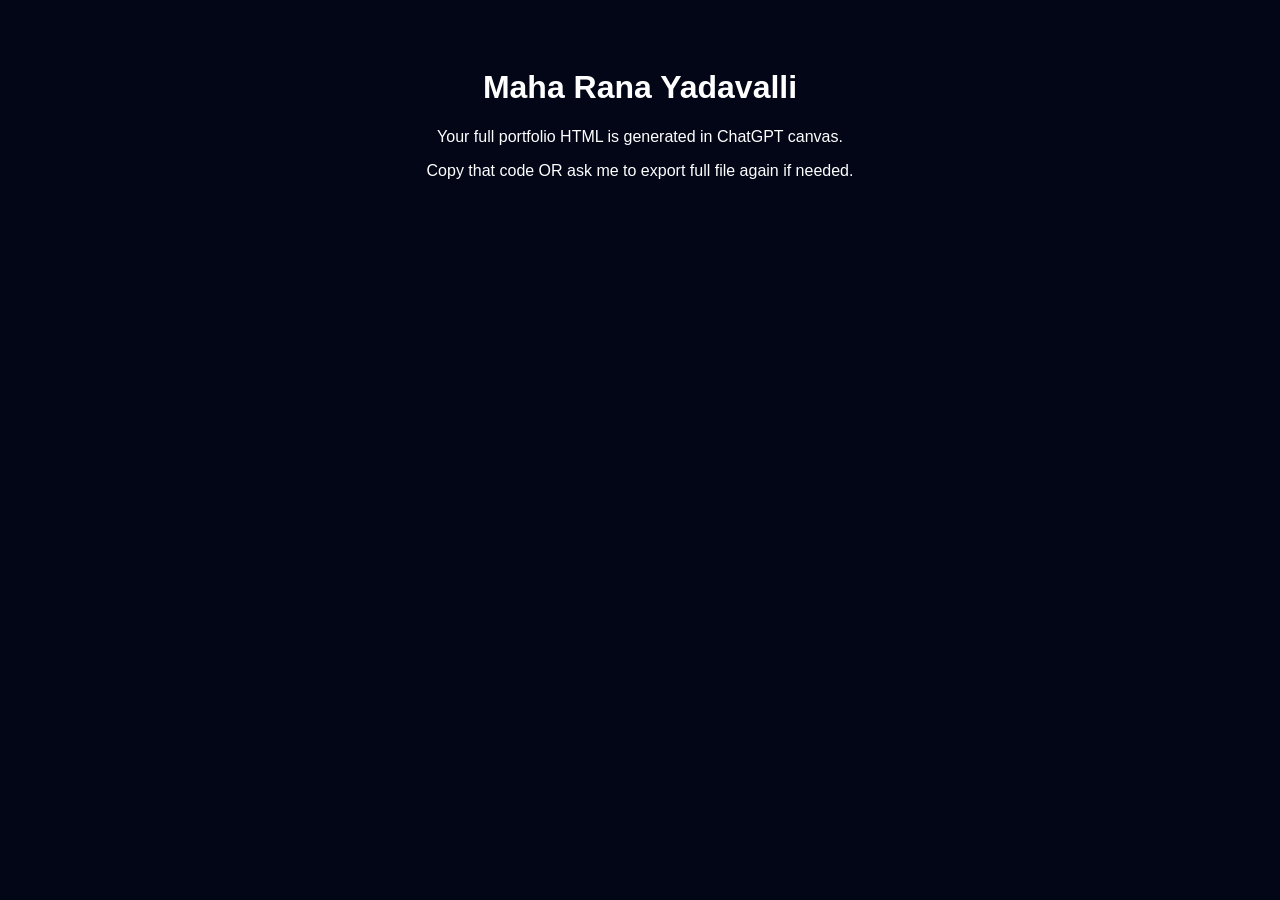
<file: index-2.html>
<!DOCTYPE html>
<html lang="en">
<head>
  <meta charset="UTF-8" />
  <meta name="viewport" content="width=device-width, initial-scale=1.0" />
  <title>Maha Rana Yadavalli | Data & AI Architect</title>
  <style>
    body { font-family: Arial, sans-serif; background:#020617; color:white; text-align:center; padding:40px;}
  </style>
</head>
<body>
  <h1>Maha Rana Yadavalli</h1>
  <p>Your full portfolio HTML is generated in ChatGPT canvas.</p>
  <p>Copy that code OR ask me to export full file again if needed.</p>
</body>
</html>
</file>
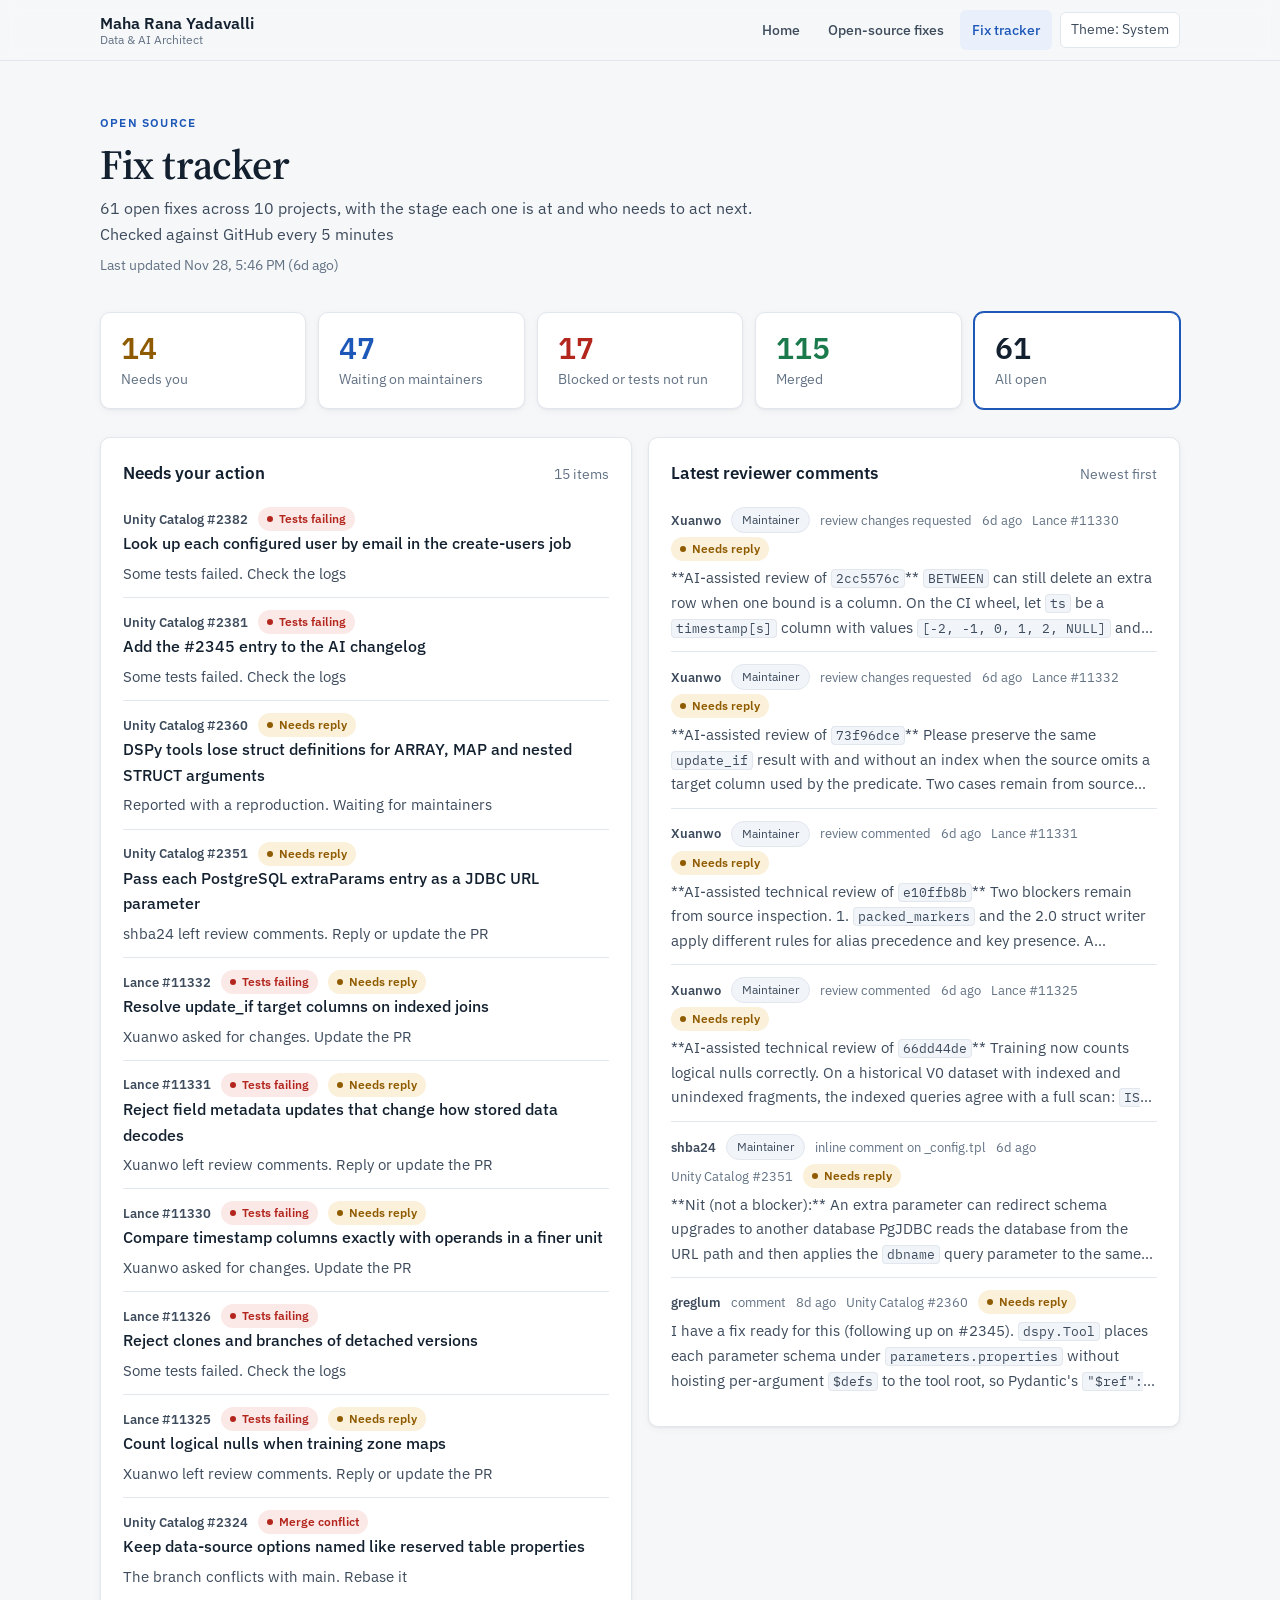
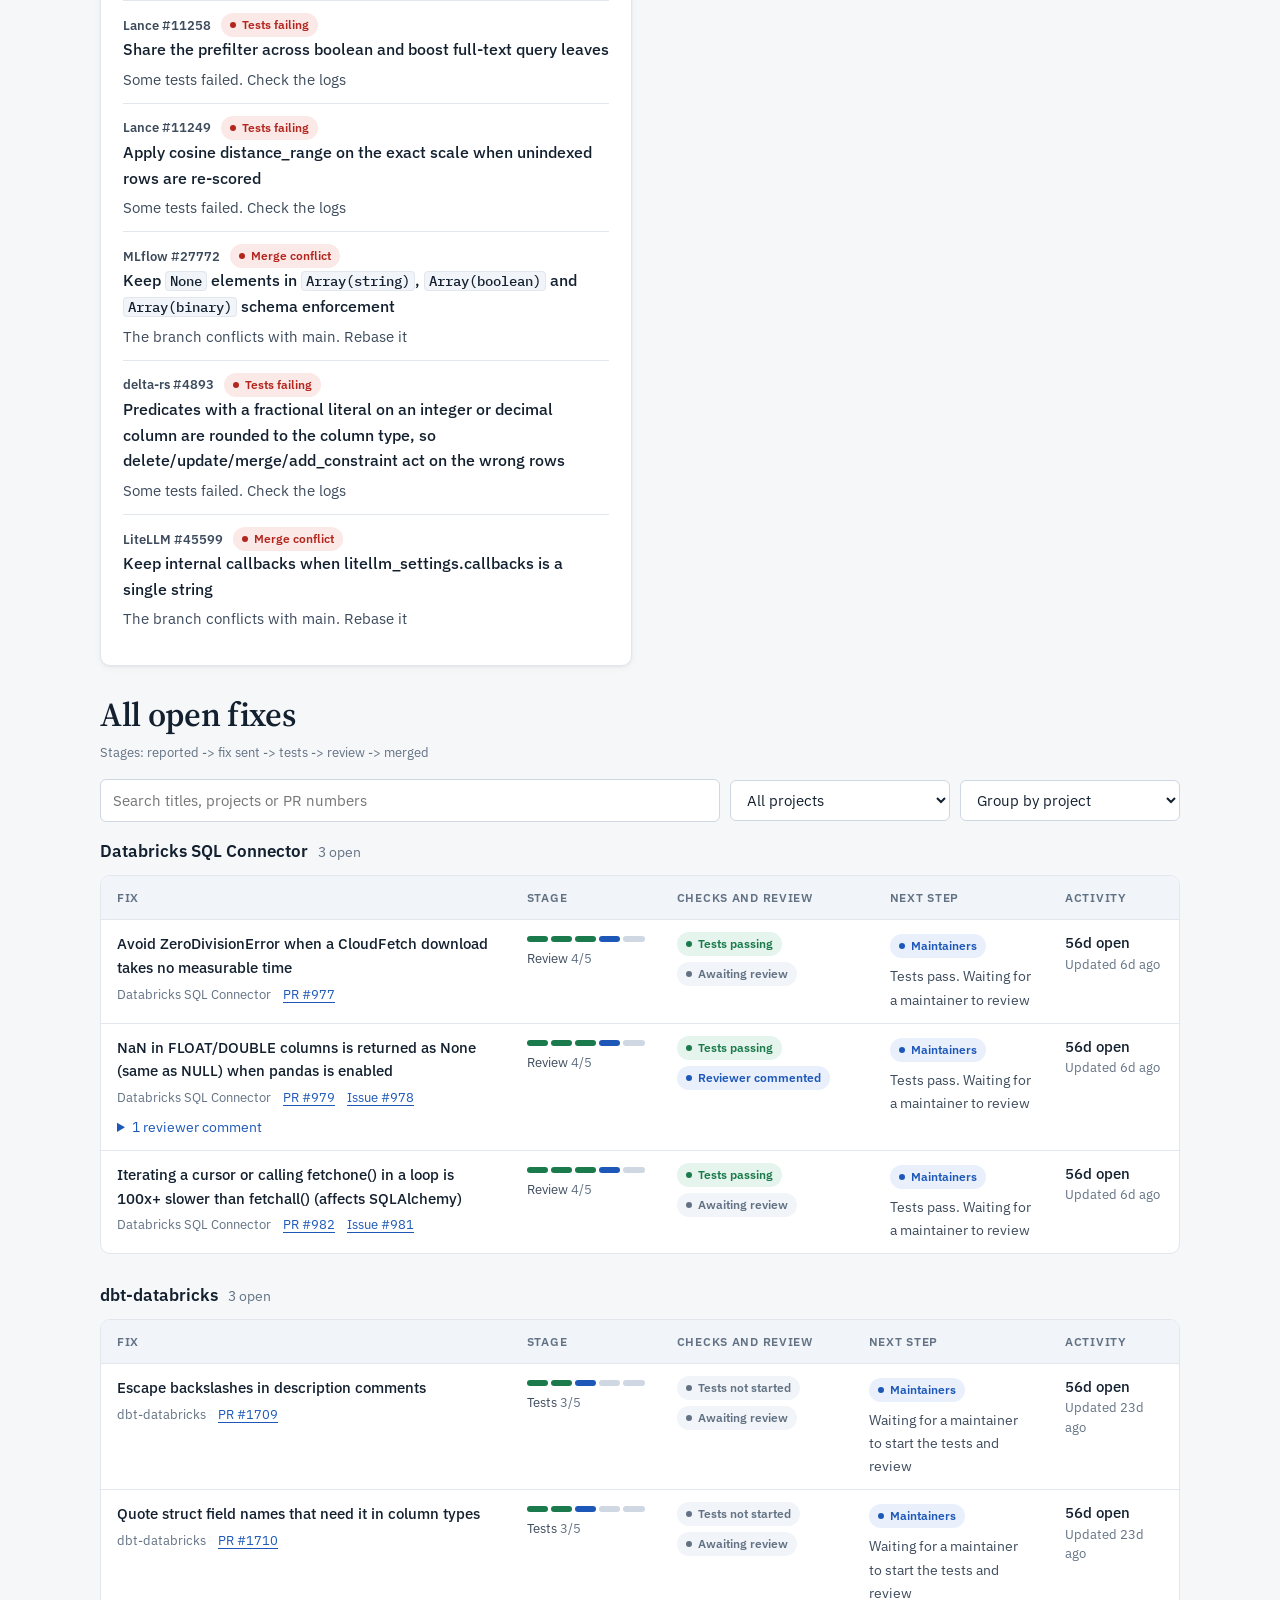
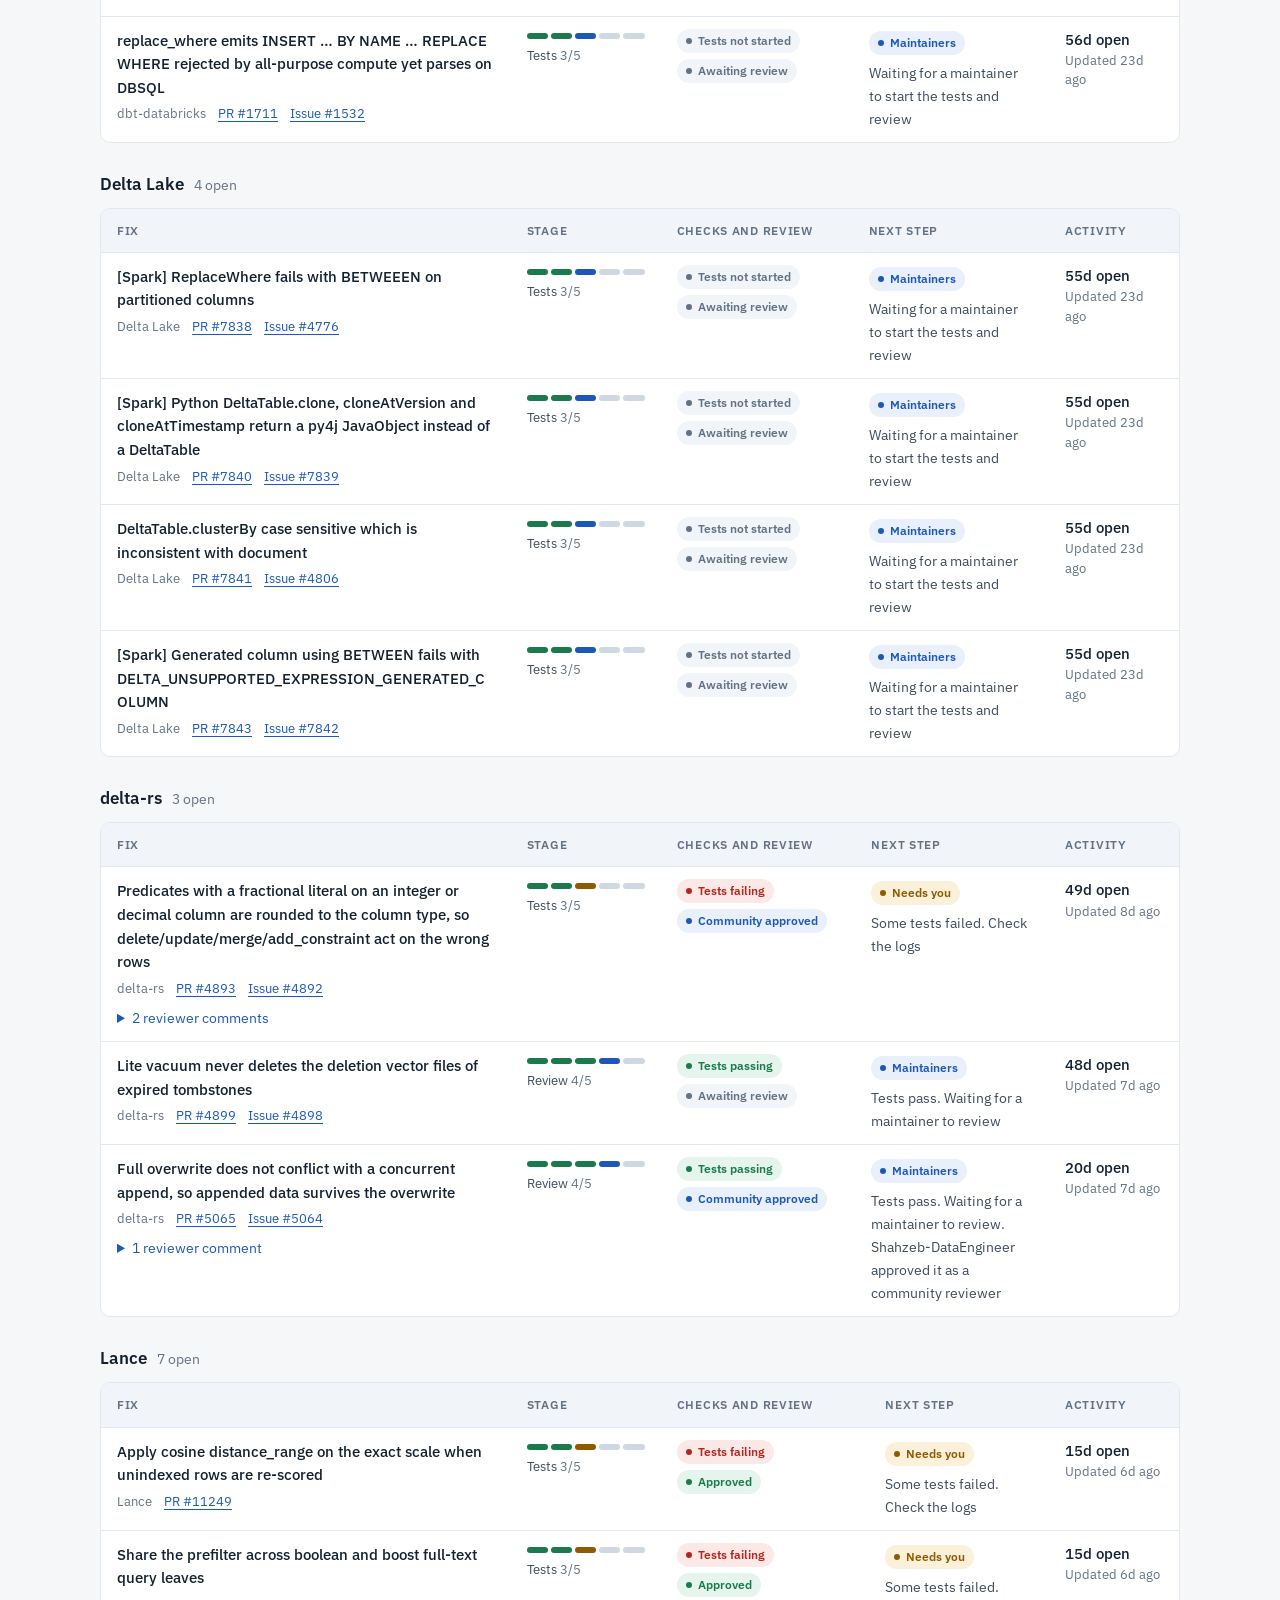
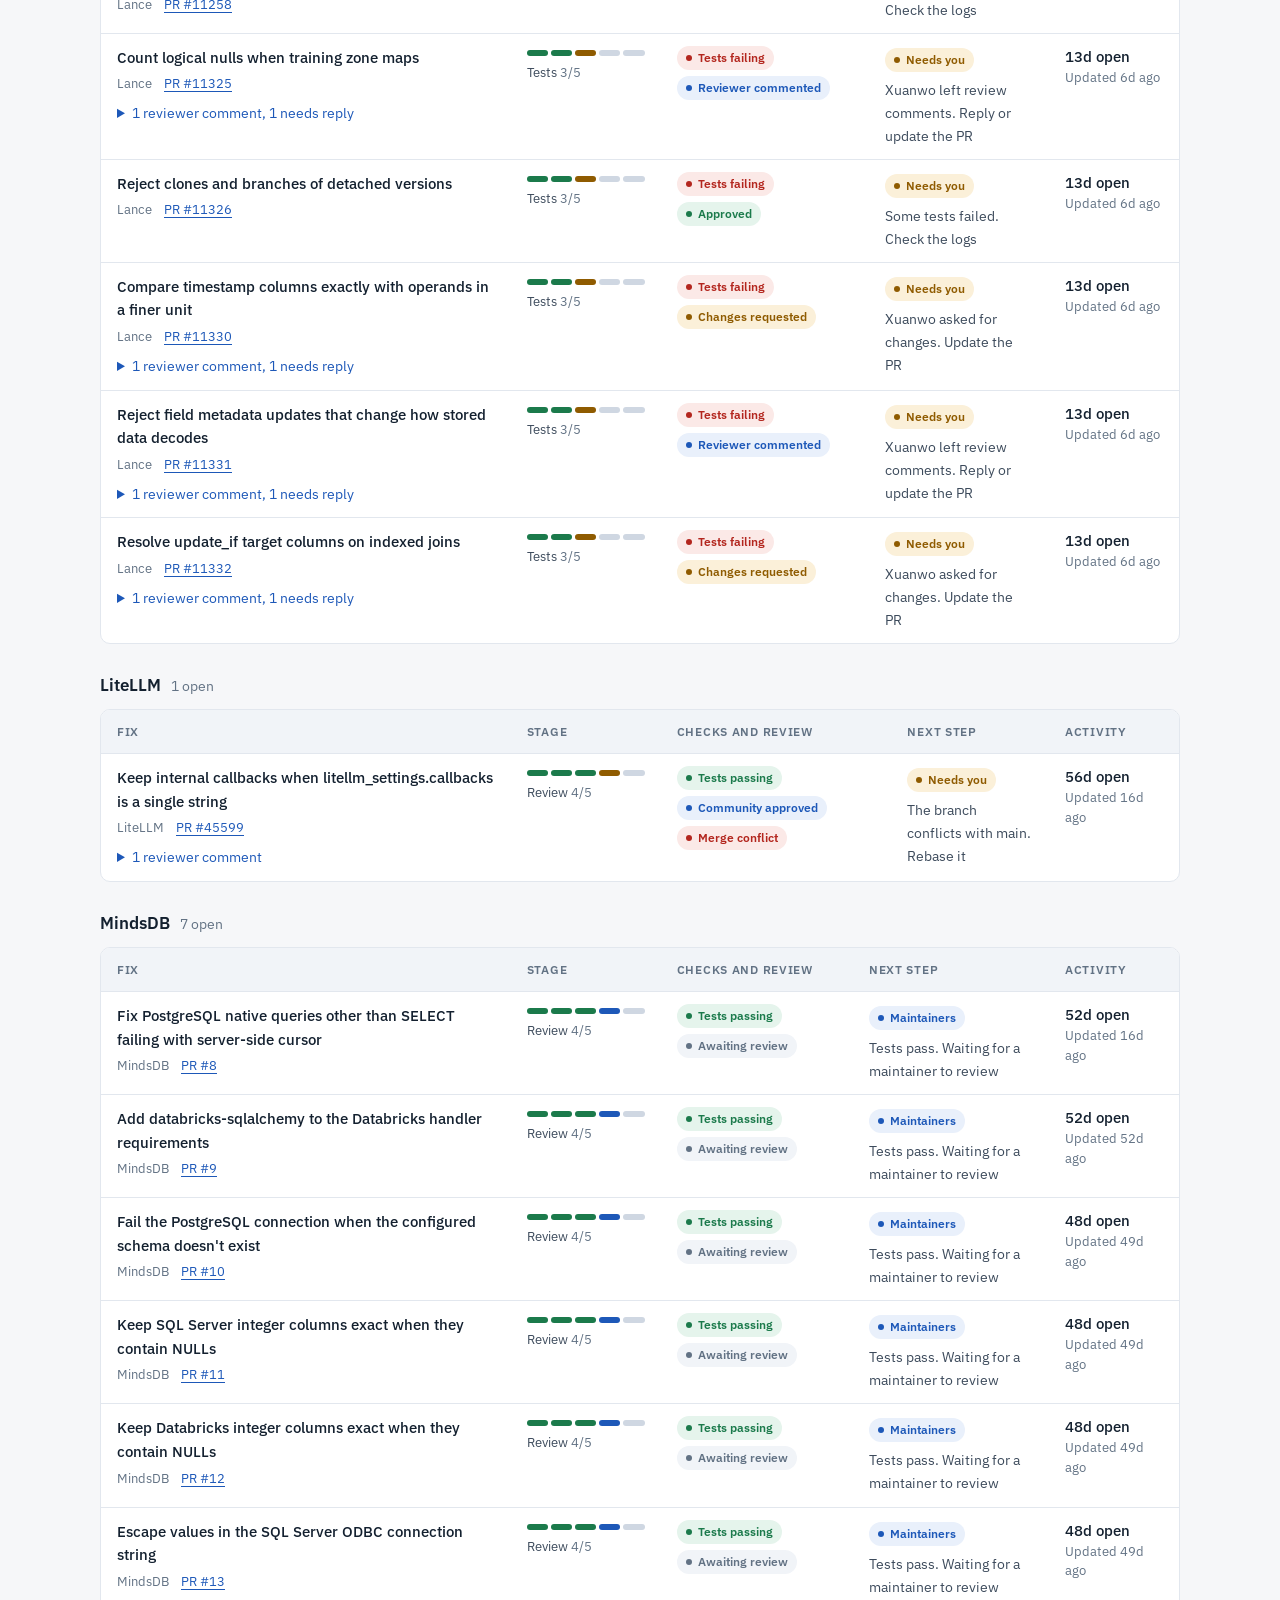
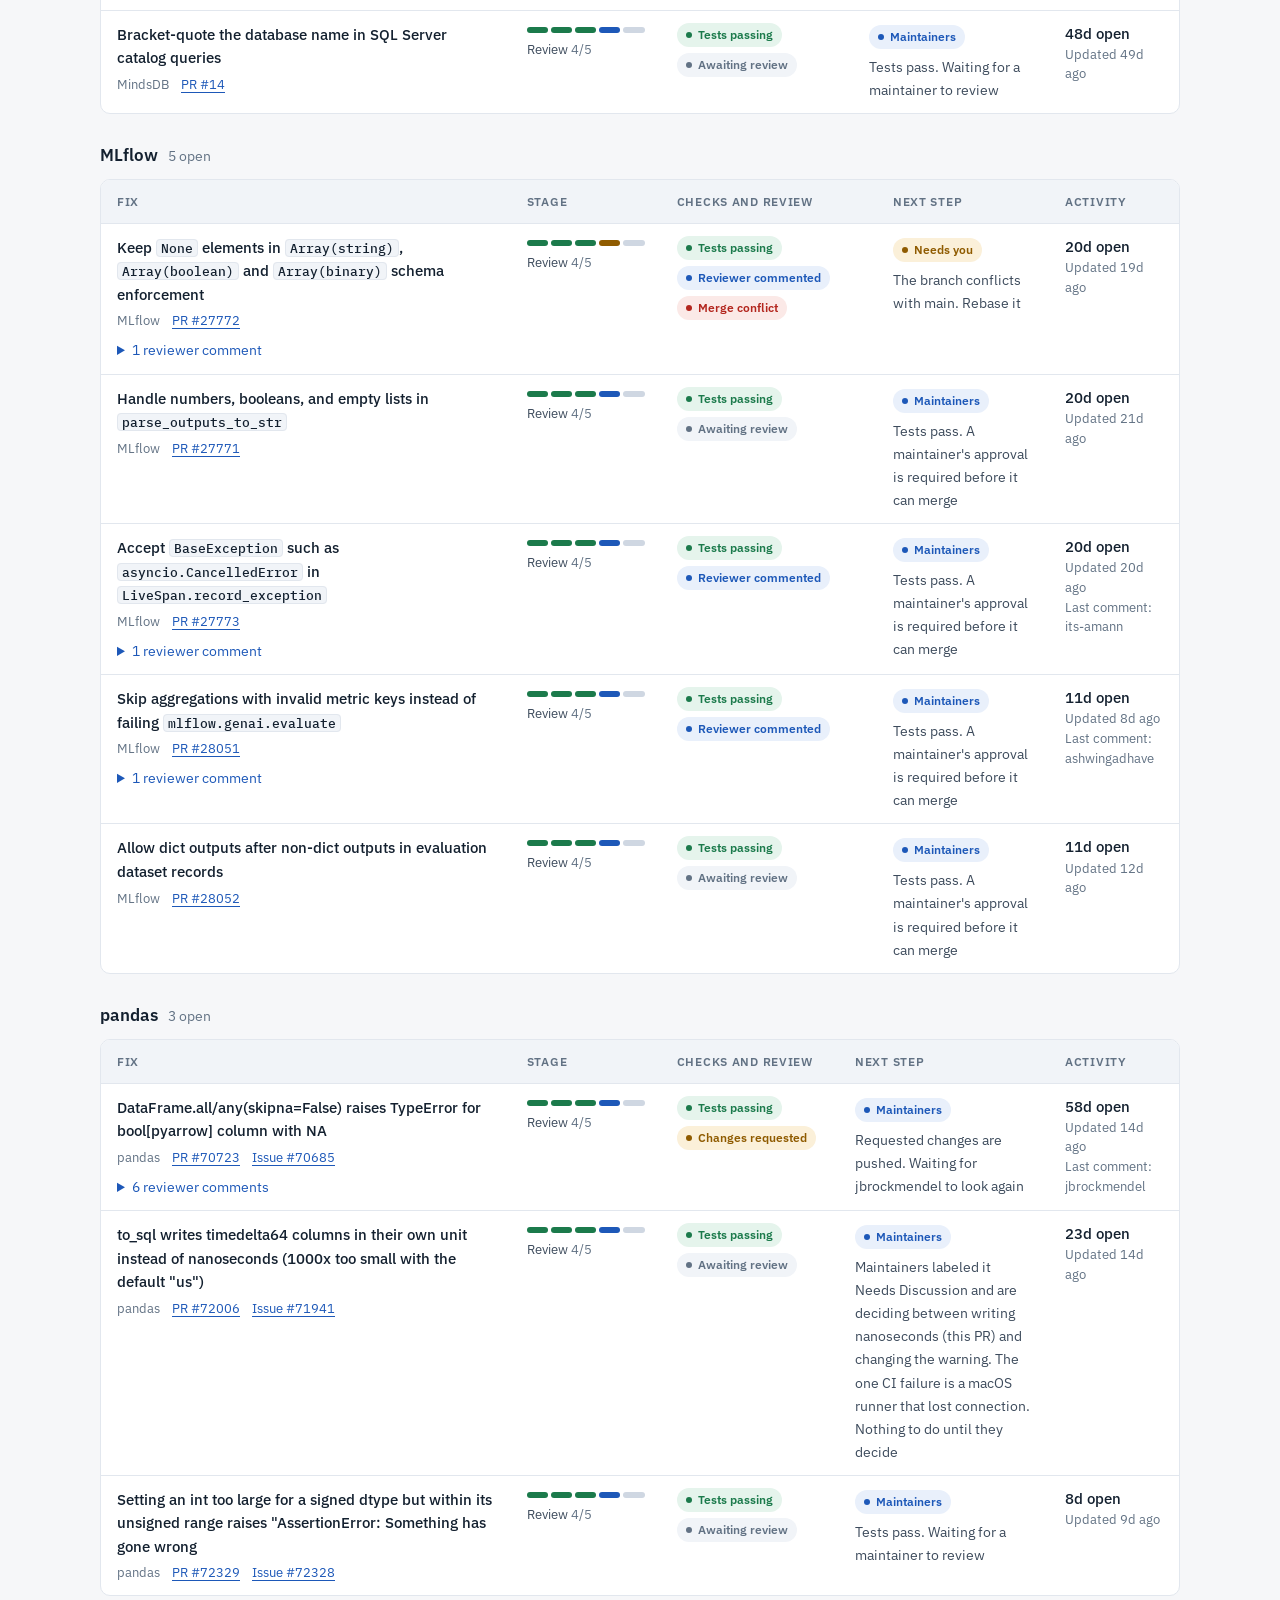
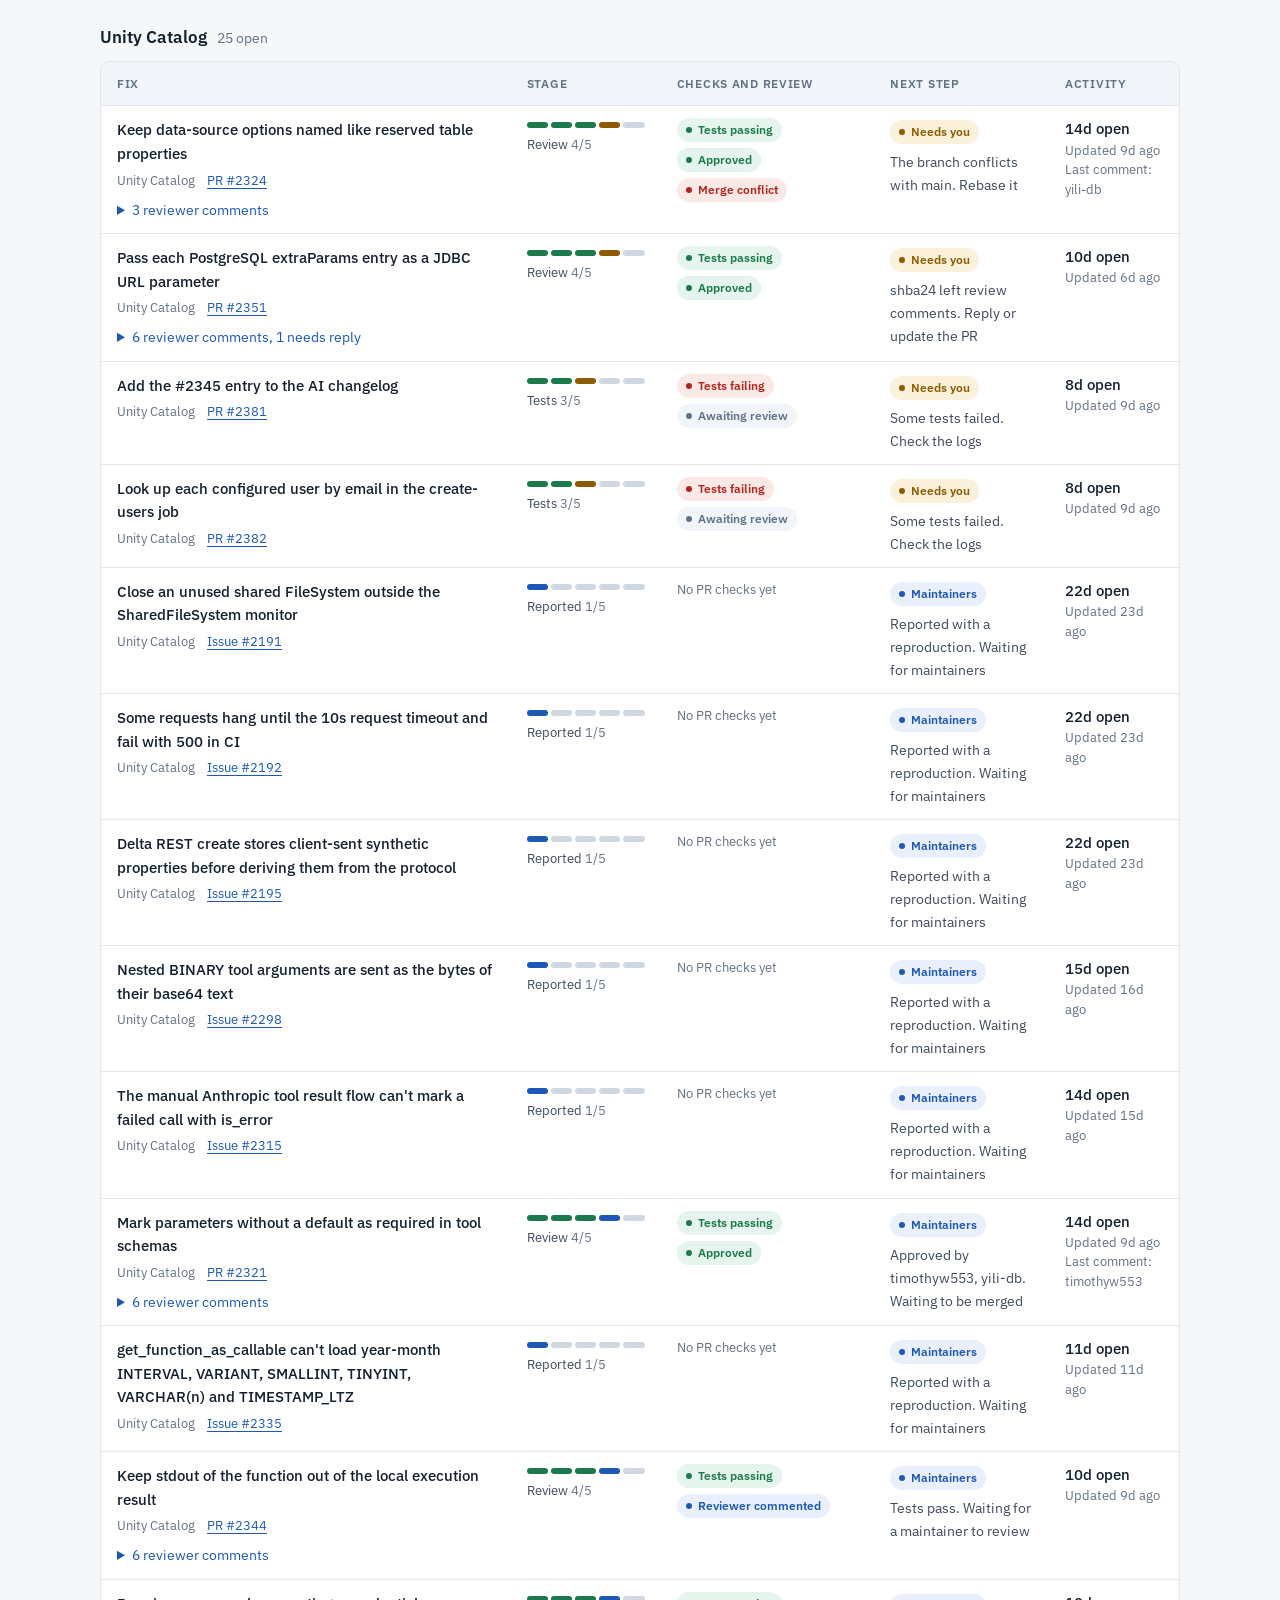
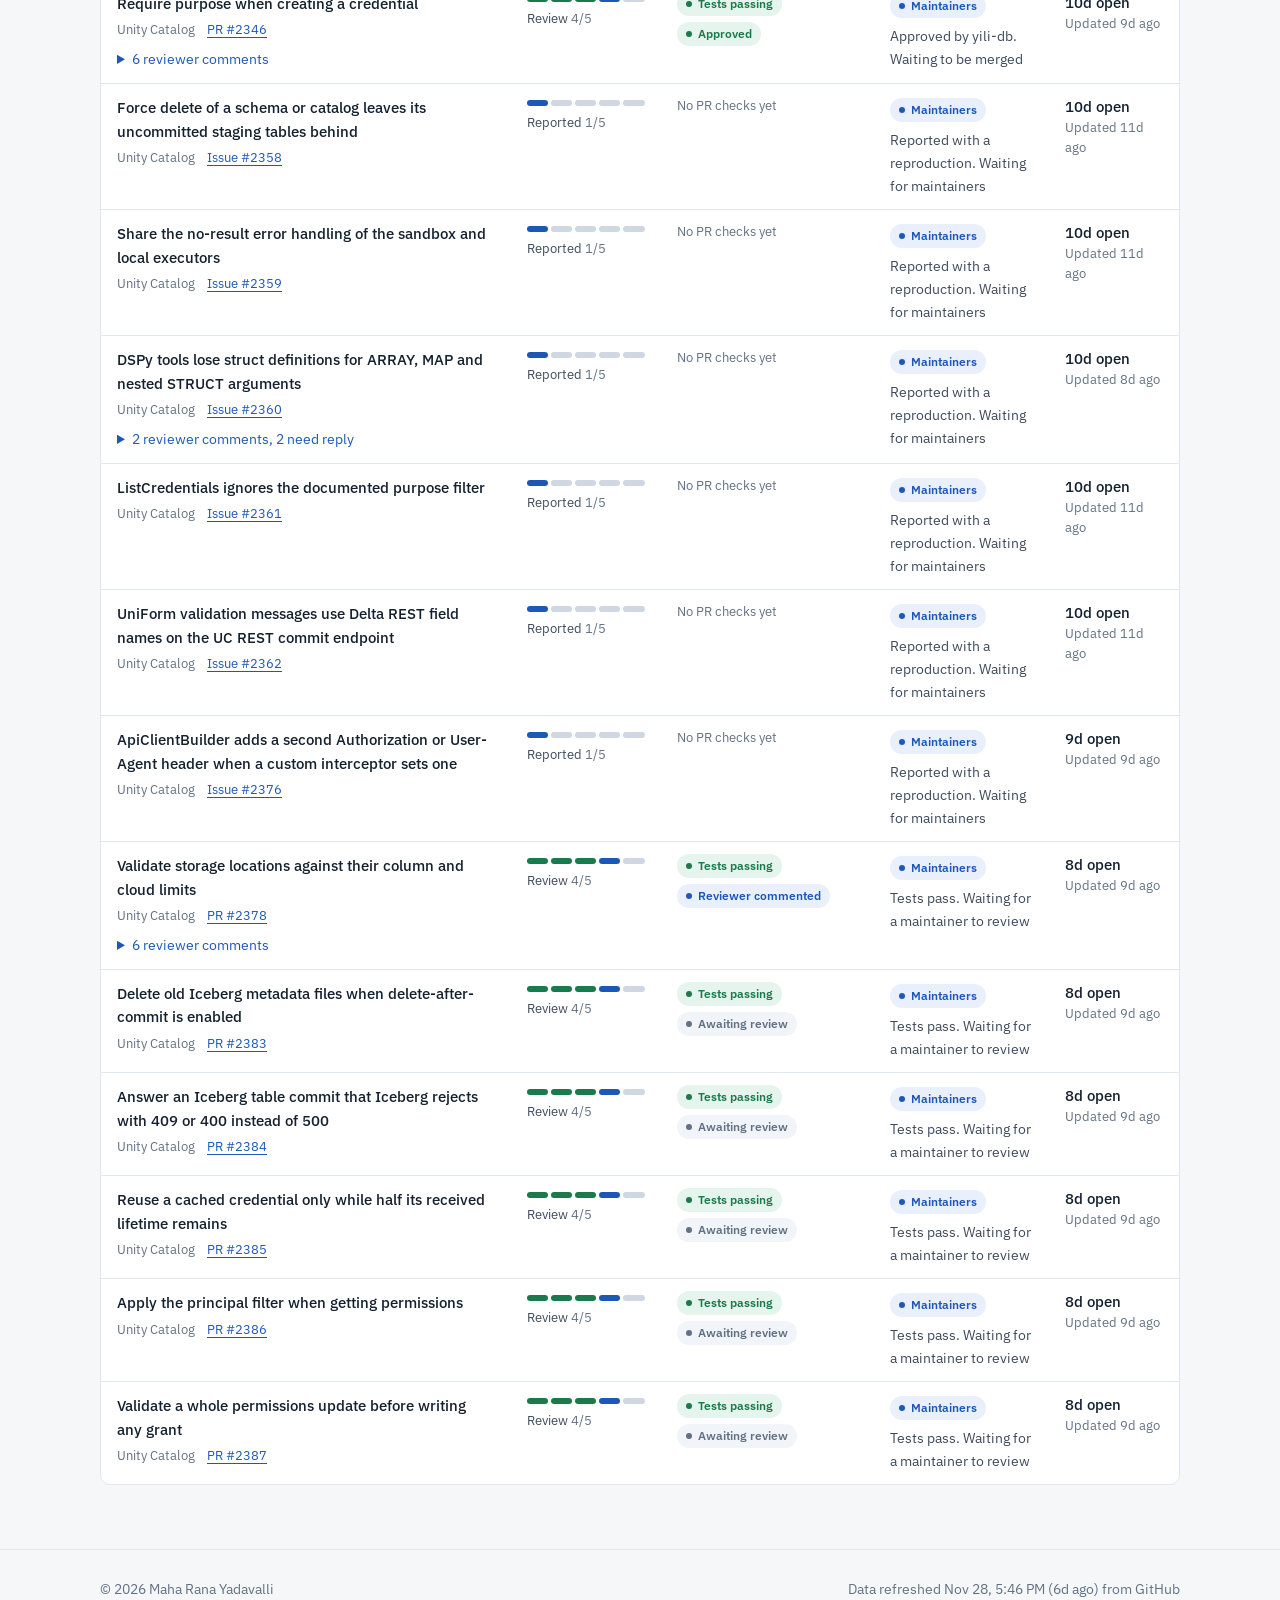
<file: status.html>
<!DOCTYPE html>
<html lang="en">
<head>
<meta charset="UTF-8">
<meta name="viewport" content="width=device-width, initial-scale=1.0">
<title>Fix Tracker · Maha Rana Yadavalli</title>
<meta name="description" content="Live status of every open-source fix by Maha Rana Yadavalli: stage, tests, review and who needs to act next.">
<link rel="preconnect" href="https://fonts.googleapis.com"><link rel="preconnect" href="https://fonts.gstatic.com" crossorigin><link rel="stylesheet" href="https://fonts.googleapis.com/css2?family=IBM+Plex+Mono:wght@400;500&family=IBM+Plex+Sans:wght@400;500;600&family=Source+Serif+4:opsz,wght@8..60,600&display=swap">
<link rel="stylesheet" href="assets/site.css">
<style>
.page-head { padding-block: 48px 8px; }
.page-head h1 { font-family: var(--font-display); font-weight: 600; font-size: clamp(2rem, 4vw, 2.6rem); line-height: 1.15; letter-spacing: -0.01em; margin-top: 6px; }
.page-head p { color: var(--text-2); margin-top: 8px; max-width: 70ch; }
.page-head .updated { color: var(--muted); font-size: 0.88rem; margin-top: 6px; }
.tracker { padding-block: 28px 64px; display: flex; flex-direction: column; gap: 28px; }
button.stat { font: inherit; color: var(--text); text-align: left; cursor: pointer; box-shadow: var(--shadow); }
button.stat:hover { border-color: var(--line-strong); }
button.stat[aria-pressed="true"] { border-color: var(--accent); box-shadow: 0 0 0 1px var(--accent); }
.stat.is-warn b { color: var(--warn); }
.stat.is-bad b { color: var(--bad); }
.panels { display: grid; grid-template-columns: repeat(auto-fit, minmax(min(100%, 420px), 1fr)); gap: 16px; align-items: start; }
.panels > * { min-width: 0; }
.panel-head { display: flex; justify-content: space-between; align-items: baseline; gap: 12px; margin-bottom: 4px; }
.panel-head h2 { font-size: 1.05rem; font-weight: 600; }
.panel-head small { color: var(--muted); font-size: 0.85rem; }
.panel-note { color: var(--muted); font-size: 0.88rem; }
.list { list-style: none; margin: 8px 0 0; padding: 0; }
.list li { padding: 12px 0; border-top: 1px solid var(--line); }
.list li:first-child { border-top: 0; }
.list a.item-title { color: var(--text); font-weight: 500; text-decoration: none; overflow-wrap: anywhere; }
.list a.item-title:hover { color: var(--accent); text-decoration: underline; }
.item-meta { display: flex; flex-wrap: wrap; align-items: center; gap: 4px 10px; color: var(--muted); font-size: 0.82rem; }
.item-meta strong { color: var(--text-2); font-weight: 600; }
.item-text { color: var(--text-2); font-size: 0.9rem; margin-top: 4px; overflow-wrap: anywhere; }
.comment-text { color: var(--text-2); font-size: 0.9rem; margin-top: 4px; overflow-wrap: anywhere; display: -webkit-box; -webkit-line-clamp: 3; -webkit-box-orient: vertical; overflow: hidden; }
.comment-text:hover { color: var(--accent); }
a.comment-link { text-decoration: none; display: block; }
code { font-size: 0.85em; background: var(--surface-2); border: 1px solid var(--line); border-radius: 4px; padding: 0 4px; }
.controls { margin-bottom: 0; align-items: center; }
.controls .select { flex: 0 1 220px; }
.stage-key { display: flex; flex-wrap: wrap; gap: 4px 14px; color: var(--muted); font-size: 0.82rem; }
.group-head { display: flex; align-items: baseline; gap: 10px; margin: 0 0 10px; font-size: 1.05rem; font-weight: 600; }
.group-head small { color: var(--muted); font-weight: 400; font-size: 0.85rem; }
.groups { display: flex; flex-direction: column; gap: 28px; }
table.data col.c-fix { width: 38%; }
table.data col.c-stage { width: 150px; }
table.data col.c-age { width: 130px; }
.fix-title { color: var(--text); font-weight: 500; overflow-wrap: anywhere; }
.fix-links { display: flex; flex-wrap: wrap; gap: 2px 12px; font-size: 0.82rem; color: var(--muted); margin-top: 4px; }
.steps { display: grid; grid-template-columns: repeat(var(--n, 5), 1fr); gap: 3px; margin-top: 4px; }
.steps i { height: 6px; border-radius: 3px; background: var(--line-strong); }
.steps i.done { background: var(--good); }
.steps i.cur { background: var(--sc, var(--accent)); }
.step-name { font-size: 0.82rem; color: var(--text-2); margin-top: 6px; }
.step-name span { color: var(--muted); }
.badges { display: flex; flex-wrap: wrap; gap: 6px; }
.next-text { color: var(--text-2); font-size: 0.9rem; margin-top: 6px; overflow-wrap: anywhere; }
.age { color: var(--muted); font-size: 0.82rem; line-height: 1.5; }
.age strong { color: var(--text); font-weight: 500; font-size: 0.92rem; }
details.feedback { margin-top: 8px; font-size: 0.88rem; }
details.feedback summary { cursor: pointer; color: var(--accent); width: max-content; max-width: 100%; }
details.feedback ul { border-left: 2px solid var(--line); padding-left: 12px; margin-top: 6px; }
details.feedback li { padding: 8px 0; }
.empty { padding: 28px; text-align: center; color: var(--muted); background: var(--surface); border: 1px solid var(--line); border-radius: var(--radius); }
@media (max-width: 760px) {
  .page-head { padding-block: 32px 0; }
  .stats { grid-template-columns: repeat(2, minmax(0, 1fr)); gap: 10px; }
  .stat { padding: 14px 16px; }
  .stat b { font-size: 1.6rem; }
  .card { padding: 18px; }
  .controls .select { flex: 1 1 160px; }
  table.data colgroup, table.data thead { display: none; }
  table.data, table.data tbody, table.data tr, table.data td { display: block; width: 100%; }
  table.data tr { padding: 14px 16px; border-bottom: 1px solid var(--line); }
  table.data tr:last-child { border-bottom: 0; }
  table.data td { padding: 0; border: 0; }
  table.data td + td { margin-top: 12px; }
  table.data td[data-label]::before { content: attr(data-label); display: block; font-size: 0.75rem; font-weight: 600; color: var(--muted); margin-bottom: 4px; }
  .table-wrap { overflow-x: visible; }
}
</style>
</head>
<body>
<header class="topbar"><div class="container"><a class="brand" href="index.html"><strong>Maha Rana Yadavalli</strong><span>Data &amp; AI Architect</span></a><nav class="nav" aria-label="Main"><a href="index.html">Home</a><a href="bugs.html">Open-source fixes</a><a href="status.html" aria-current="page">Fix tracker</a><button class="theme-toggle" type="button" id="themeToggle">Theme</button></nav></div></header>

<main>
  <div class="container page-head">
    <span class="eyebrow">Open source</span>
    <h1>Fix tracker</h1>
    <p id="summary">Every open bug fix, where it is in review, and who needs to act next</p>
    <p class="updated">Last updated <time id="updated">loading</time></p>
  </div>

  <div class="container tracker">
    <div class="stats" id="stats" role="group" aria-label="Filter by who acts next"></div>

    <div class="panels">
      <section class="card" aria-labelledby="todo-title">
        <div class="panel-head"><h2 id="todo-title">Needs your action</h2><small id="todo-n"></small></div>
        <ul class="list" id="todo"><li class="panel-note">Loading</li></ul>
      </section>
      <section class="card" aria-labelledby="feed-title">
        <div class="panel-head"><h2 id="feed-title">Latest reviewer comments</h2><small>Newest first</small></div>
        <ul class="list" id="feed"><li class="panel-note">Loading</li></ul>
      </section>
    </div>

    <section aria-labelledby="list-title">
      <div class="section-head" style="margin-bottom:16px">
        <h2 class="section-title" id="list-title">All fixes</h2>
        <div class="stage-key" id="stage-key"></div>
      </div>
      <div class="controls">
        <input class="input" id="q" type="search" placeholder="Search titles, projects or PR numbers" aria-label="Search fixes">
        <select class="select" id="proj" aria-label="Project"><option value="">All projects</option></select>
        <select class="select" id="group" aria-label="Group by"><option value="project">Group by project</option><option value="who">Group by who acts next</option><option value="none">No grouping</option></select>
      </div>
      <div class="groups" id="list" style="margin-top:16px"><div class="empty">Loading the latest status from GitHub</div></div>
    </section>
  </div>
</main>

<footer class="footer"><div class="container"><span>&copy; 2026 Maha Rana Yadavalli</span><span>Data refreshed <time id="generated"></time> from GitHub</span></div></footer>

<script>
const DEFAULT_STAGES = ['reported', 'fix sent', 'tests', 'review', 'merged'];
const OPEN = new Set(['review', 'triage', 'open']);
const STAGE_COLOR = { action: 'var(--warn)', waiting: 'var(--accent)', done: 'var(--good)' };
const WHO = {
  you: { label: 'Needs you', badge: 'badge-waiting', group: 'Needs you' },
  maintainers: { label: 'Maintainers', badge: 'badge-review', group: 'Waiting on maintainers' },
  nobody: { label: 'No action', badge: 'badge-merged', group: 'No action needed' }
};
const WHO_ORDER = { you: 0, maintainers: 1, nobody: 2 };
const CHECKS = {
  passing: ['badge-merged', 'Tests passing'], failing: ['badge-bad', 'Tests failing'],
  running: ['badge-review', 'Tests running'], 'not started': ['badge-closed', 'Tests not started']
};
const REVIEW = {
  approved: ['badge-merged', 'Approved'], 'changes requested': ['badge-waiting', 'Changes requested'],
  'community approved': ['badge-review', 'Community approved'], 'bot approved': ['badge-review', 'Bot approved'],
  commented: ['badge-review', 'Reviewer commented'], waiting: ['badge-closed', 'Awaiting review']
};
const $ = (id) => document.getElementById(id);

function el(tag, cls, text) {
  const n = document.createElement(tag);
  if (cls) n.className = cls;
  if (text != null) n.textContent = text;
  return n;
}
function withCode(tag, cls, text) {
  const n = el(tag, cls);
  String(text || '').split('`').forEach((p, i) => n.append(i % 2 ? el('code', null, p) : document.createTextNode(p)));
  return n;
}
function link(text, href, cls) {
  const a = el('a', cls, text);
  a.href = href; a.target = '_blank'; a.rel = 'noopener';
  return a;
}
function badge(cls, text) { return el('span', 'badge ' + cls, text); }
function ago(iso) {
  if (!iso) return '';
  const m = Math.max(0, Math.round((Date.now() - new Date(iso).getTime()) / 60000));
  if (m < 60) return m + 'm ago';
  const h = Math.round(m / 60);
  return h < 48 ? h + 'h ago' : Math.round(h / 24) + 'd ago';
}
function days(iso) { return Math.max(0, Math.floor((Date.now() - new Date(iso).getTime()) / 86400000)); }
function stamp(iso) { return new Date(iso).toLocaleString('en-US', { month: 'short', day: 'numeric', hour: 'numeric', minute: '2-digit' }); }
function setTime(node, iso) { node.dateTime = iso; node.textContent = stamp(iso) + ' (' + ago(iso) + ')'; node.title = new Date(iso).toString(); }
function needsReply(i) { return (i.track.feedback || []).some((f) => !f.answered); }

function comment(f, context) {
  const li = el('li');
  const meta = el('div', 'item-meta');
  meta.append(el('strong', null, f.who));
  if (f.maintainer) meta.append(el('span', 'tag', 'Maintainer'));
  meta.append(el('span', null, f.kind + (f.path ? ' on ' + f.path.split('/').pop() : '')), el('span', null, ago(f.at)));
  if (context) meta.append(el('span', null, context));
  meta.append(f.answered ? badge('badge-closed', 'Answered') : badge('badge-waiting', 'Needs reply'));
  const a = link('', f.url, 'comment-link');
  a.append(withCode('p', 'comment-text', f.text || '(no text)'));
  li.append(meta, a);
  return li;
}

function stageBar(stages, t) {
  const wrap = el('div');
  const bar = el('div', 'steps');
  bar.style.setProperty('--n', stages.length);
  bar.style.setProperty('--sc', STAGE_COLOR[t.state] || 'var(--accent)');
  stages.forEach((name, idx) => {
    const n = idx + 1;
    const cls = n < t.stage || (n === t.stage && t.state === 'done') ? 'done' : n === t.stage ? 'cur' : '';
    const seg = el('i', cls);
    seg.title = name;
    bar.append(seg);
  });
  bar.setAttribute('role', 'img');
  bar.setAttribute('aria-label', 'Stage ' + t.stage + ' of ' + stages.length + ': ' + stages[t.stage - 1]);
  const name = stages[t.stage - 1] || '';
  const label = el('div', 'step-name', name.charAt(0).toUpperCase() + name.slice(1) + ' ');
  label.append(el('span', null, t.stage + '/' + stages.length));
  wrap.append(bar, label);
  return wrap;
}

function showError() {
  const msg = 'Could not load the latest data. Refresh the page to try again';
  $('updated').textContent = 'unavailable';
  $('summary').textContent = 'Every open bug fix, where it is in review, and who needs to act next';
  $('list').replaceChildren(el('div', 'empty', msg));
  $('todo').replaceChildren(el('li', 'panel-note', msg));
  $('feed').replaceChildren(el('li', 'panel-note', msg));
  $('stats').replaceChildren(...['Needs you', 'Waiting on maintainers', 'Blocked', 'Merged', 'All open'].map((label) => {
    const s = el('div', 'stat');
    s.append(el('b', null, '–'), el('span', null, label));
    return s;
  }));
}

let loadedAt = null;
function load(first) {
  return fetch('data/bugs.json', { cache: 'no-cache' })
    .then((r) => { if (!r.ok) throw new Error(r.status); return r.json(); })
    .then((d) => {
      if (first) { loadedAt = d.generated_at; render(d); }
      else if (d.generated_at !== loadedAt) location.reload();
    });
}
load(true).catch(showError);
setInterval(() => { if (!document.hidden) load(false).catch(() => {}); }, 300000);

function render(data) {
  const stages = data.stages || DEFAULT_STAGES;
  const repoName = Object.fromEntries((data.repos || []).map((r) => [r.full, r.name]));
  const nameOf = (repo) => repoName[repo] || repo;
  const tracked = (data.items || []).filter((i) => i.track);
  const open = tracked.filter((i) => OPEN.has(i.status));
  const merged = tracked.filter((i) => i.status === 'merged');
  const isBlocked = (i) => i.status === 'triage' || i.track.checks === 'failing' || i.track.checks === 'not started';
  const ref = (i) => nameOf(i.repo) + ' #' + (i.pr || i.issue).number;

  setTime($('updated'), data.generated_at);
  setTime($('generated'), data.generated_at);
  const projects = new Set(open.map((i) => i.repo)).size;
  $('summary').textContent = open.length + ' open fixes across ' + projects + ' projects, with the stage each one is at and who needs to act next. Checked against GitHub every 5 minutes';
  $('stage-key').textContent = 'Stages: ' + stages.join(' -> ');

  const filters = {
    you: { label: 'Needs you', cls: 'is-warn', pool: open, test: (i) => i.track.waiting_on === 'you' },
    maint: { label: 'Waiting on maintainers', cls: 'is-accent', pool: open, test: (i) => i.track.waiting_on === 'maintainers' },
    blocked: { label: 'Blocked or tests not run', cls: 'is-bad', pool: open, test: isBlocked },
    merged: { label: 'Merged', cls: 'is-good', pool: merged, test: () => true },
    all: { label: 'All open', cls: '', pool: open, test: () => true }
  };
  const state = { k: 'all', q: '', proj: '', group: 'project' };
  try { state.group = localStorage.getItem('tracker-group') || 'project'; } catch (e) {}

  const stats = $('stats');
  stats.replaceChildren(...Object.entries(filters).map(([k, f]) => {
    const b = el('button', 'stat ' + f.cls);
    b.type = 'button';
    b.dataset.k = k;
    b.append(el('b', null, String(f.pool.filter(f.test).length)), el('span', null, f.label));
    b.addEventListener('click', () => { state.k = state.k === k ? 'all' : k; draw(); });
    return b;
  }));

  const todoItems = open.filter((i) => i.track.waiting_on === 'you' || needsReply(i));
  $('todo-n').textContent = todoItems.length + ' item' + (todoItems.length === 1 ? '' : 's');
  $('todo').replaceChildren(...(todoItems.length ? todoItems.map((i) => {
    const li = el('li');
    const meta = el('div', 'item-meta');
    meta.append(el('strong', null, ref(i)));
    if (i.track.conflicts) meta.append(badge('badge-bad', 'Merge conflict'));
    if (i.track.checks === 'failing') meta.append(badge('badge-bad', 'Tests failing'));
    if (needsReply(i)) meta.append(badge('badge-waiting', 'Needs reply'));
    const title = link('', (i.pr || i.issue).url, 'item-title');
    title.append(withCode('span', null, i.title));
    li.append(meta, title, withCode('p', 'item-text', i.track.next));
    return li;
  }) : [el('li', 'panel-note', 'Nothing needs you right now. Every open fix is waiting on maintainers. Reviewer comments, change requests and failing tests show up here')]));

  const feed = open.flatMap((i) => (i.track.feedback || []).map((f) => ({ f, i })))
    .sort((a, b) => (a.f.at < b.f.at ? 1 : -1)).slice(0, 6);
  $('feed').replaceChildren(...(feed.length ? feed.map((x) => comment(x.f, ref(x.i)))
    : [el('li', 'panel-note', 'No reviewer comments on open fixes yet')]));

  const proj = $('proj');
  Array.from(new Set(tracked.filter((i) => OPEN.has(i.status) || i.status === 'merged').map((i) => i.repo)))
    .sort((a, b) => nameOf(a).localeCompare(nameOf(b)))
    .forEach((r) => {
      const o = el('option', null, nameOf(r) + ' (' + open.filter((i) => i.repo === r).length + ' open)');
      o.value = r;
      proj.append(o);
    });
  const q = $('q');
  const grp = $('group');
  grp.value = state.group;
  q.addEventListener('input', () => { state.q = q.value.trim().toLowerCase(); draw(); });
  proj.addEventListener('change', () => { state.proj = proj.value; draw(); });
  grp.addEventListener('change', () => {
    state.group = grp.value;
    try { localStorage.setItem('tracker-group', grp.value); } catch (e) {}
    draw();
  });

  function cell(label, ...children) {
    const td = el('td');
    td.dataset.label = label;
    td.append(...children);
    return td;
  }
  function row(i) {
    const t = i.track;
    const fix = el('div');
    fix.append(withCode('div', 'fix-title', i.title));
    const links = el('div', 'fix-links');
    links.append(el('span', null, nameOf(i.repo)));
    if (i.pr) links.append(link((i.kind === 'report' ? 'Fixed in #' : 'PR #') + i.pr.number, i.pr.url));
    if (i.issue) links.append(link('Issue #' + i.issue.number, i.issue.url));
    fix.append(links);
    const fb = t.feedback || [];
    if (fb.length) {
      const pending = fb.filter((f) => !f.answered).length;
      const d = el('details', 'feedback');
      const s = el('summary', null, fb.length + ' reviewer comment' + (fb.length === 1 ? '' : 's') + (pending ? ', ' + pending + ' need' + (pending === 1 ? 's' : '') + ' reply' : ''));
      const ul = el('ul', 'list');
      ul.append(...fb.map((f) => comment(f)));
      d.append(s, ul);
      fix.append(d);
    }

    const status = el('div', 'badges');
    if (t.checks && CHECKS[t.checks]) status.append(badge(...CHECKS[t.checks]));
    if (t.review && REVIEW[t.review]) status.append(badge(...REVIEW[t.review]));
    if (t.conflicts) status.append(badge('badge-bad', 'Merge conflict'));
    if (!status.childNodes.length) status.append(el('span', 'age', 'No PR checks yet'));

    const who = WHO[t.waiting_on] || WHO.nobody;
    const next = el('div');
    next.append(badge(who.badge, who.label), withCode('p', 'next-text', t.next));

    const age = el('div', 'age');
    const openedAt = i.created_at || i.date;
    age.append(el('strong', null, i.status === 'merged' && i.merged_at ? 'Merged ' + i.merged_at : days(openedAt) + 'd open'));
    if (t.updated_at) age.append(el('br'), 'Updated ' + ago(t.updated_at));
    if (t.last_comment) age.append(el('br'), 'Last comment: ' + t.last_comment.who);

    const tr = el('tr');
    tr.append(cell('Fix', fix), cell('Stage', stageBar(stages, t)), cell('Checks and review', status), cell('Next step', next), cell('Activity', age));
    return tr;
  }
  function table(items) {
    const wrap = el('div', 'table-wrap');
    const tbl = el('table', 'data');
    const cg = el('colgroup');
    ['c-fix', 'c-stage', 'c-status', 'c-next', 'c-age'].forEach((c) => cg.append(el('col', c)));
    const head = el('thead');
    const hr = el('tr');
    ['Fix', 'Stage', 'Checks and review', 'Next step', 'Activity'].forEach((h) => { const th = el('th', null, h); th.scope = 'col'; hr.append(th); });
    head.append(hr);
    const body = el('tbody');
    body.append(...items.map(row));
    tbl.append(cg, head, body);
    wrap.append(tbl);
    return wrap;
  }
  function draw() {
    stats.querySelectorAll('button.stat').forEach((b) => b.setAttribute('aria-pressed', String(b.dataset.k === state.k)));
    const f = filters[state.k];
    $('list-title').textContent = state.k === 'all' ? 'All open fixes' : f.label;
    const items = f.pool.filter((i) => {
      if (!f.test(i)) return false;
      if (state.proj && i.repo !== state.proj) return false;
      if (!state.q) return true;
      const hay = [i.title, nameOf(i.repo), i.repo, i.track.next, i.pr ? '#' + i.pr.number : '', i.issue ? '#' + i.issue.number : ''].join(' ').toLowerCase();
      return hay.includes(state.q);
    }).sort((a, b) => state.k === 'merged'
      ? String(b.merged_at || '').localeCompare(String(a.merged_at || ''))
      : (WHO_ORDER[a.track.waiting_on] - WHO_ORDER[b.track.waiting_on]) || String(a.created_at).localeCompare(String(b.created_at)));
    const list = $('list');
    if (!items.length) { list.replaceChildren(el('div', 'empty', 'No fixes match this filter')); return; }
    if (state.group === 'none') { list.replaceChildren(table(items)); return; }
    const keyOf = state.group === 'who' ? (i) => i.track.waiting_on : (i) => i.repo;
    const labelOf = state.group === 'who' ? (k) => (WHO[k] || WHO.nobody).group : nameOf;
    const keys = Array.from(new Set(items.map(keyOf)));
    if (state.group === 'project') keys.sort((a, b) => labelOf(a).localeCompare(labelOf(b)));
    list.replaceChildren(...keys.map((k) => {
      const its = items.filter((i) => keyOf(i) === k);
      const g = el('section');
      const h = el('h3', 'group-head', labelOf(k));
      h.append(el('small', null, its.length + (state.k === 'merged' ? ' merged' : ' open')));
      g.append(h, table(its));
      return g;
    }));
  }
  draw();
}
</script>
<script>
(function () {
  const btn = document.getElementById('themeToggle');
  const order = ['system', 'dark', 'light'];
  const names = { system: 'System', dark: 'Dark', light: 'Light' };
  let current = 'system';
  try { current = localStorage.getItem('theme') || 'system'; } catch (e) {}
  if (!order.includes(current)) current = 'system';
  function apply(mode) {
    if (mode === 'system') document.documentElement.removeAttribute('data-theme');
    else document.documentElement.setAttribute('data-theme', mode);
    btn.textContent = 'Theme: ' + names[mode];
  }
  apply(current);
  btn.addEventListener('click', function () {
    current = order[(order.indexOf(current) + 1) % order.length];
    try { localStorage.setItem('theme', current); } catch (e) {}
    apply(current);
  });
})();
</script>
</body>
</html>
</file>
<file: assets/site.css>
/* Shared design system for maharanay22.github.io
   Layout: one centered column (max 1120px) with a sticky top bar; sections stack with
   generous spacing; data lives in cards and tables, never in decorative panels. */

:root {
  --bg: #f6f7f9;
  --surface: #ffffff;
  --surface-2: #f1f4f8;
  --text: #13202f;
  --text-2: #3d4b5c;
  --muted: #627284;
  --line: #e2e7ee;
  --line-strong: #cfd7e2;
  --accent: #1d58b8;
  --accent-strong: #15448f;
  --accent-soft: #e9f0fb;
  --good: #1b7a4b;
  --good-soft: #e5f4ec;
  --warn: #8f5b00;
  --warn-soft: #fbf0d9;
  --bad: #b3261e;
  --bad-soft: #fbe9e7;
  --shadow: 0 1px 2px rgba(19, 32, 47, 0.05), 0 2px 8px rgba(19, 32, 47, 0.04);

  --font: "IBM Plex Sans", system-ui, -apple-system, "Segoe UI", Roboto, sans-serif;
  --font-display: "Source Serif 4", Georgia, "Times New Roman", serif;
  --font-mono: "IBM Plex Mono", ui-monospace, "Cascadia Mono", Consolas, monospace;

  --radius: 10px;
  --radius-sm: 6px;
  --gutter: 20px;
  --max: 1120px;
  color-scheme: light;
}
@media (prefers-color-scheme: dark) {
  :root:not([data-theme="light"]) {
    --bg: #0e141b; --surface: #151d27; --surface-2: #1a2430; --text: #e7edf4; --text-2: #c3cdd8;
    --muted: #93a2b2; --line: #243142; --line-strong: #31415a; --accent: #7aaefc; --accent-strong: #a7c8ff;
    --accent-soft: #172a45; --good: #5ccb92; --good-soft: #13291f; --warn: #f0bd5e; --warn-soft: #2e2512;
    --bad: #f28b82; --bad-soft: #33191a; --shadow: 0 1px 2px rgba(0, 0, 0, 0.3);
    color-scheme: dark;
  }
}
:root[data-theme="dark"] {
  --bg: #0e141b; --surface: #151d27; --surface-2: #1a2430; --text: #e7edf4; --text-2: #c3cdd8;
  --muted: #93a2b2; --line: #243142; --line-strong: #31415a; --accent: #7aaefc; --accent-strong: #a7c8ff;
  --accent-soft: #172a45; --good: #5ccb92; --good-soft: #13291f; --warn: #f0bd5e; --warn-soft: #2e2512;
  --bad: #f28b82; --bad-soft: #33191a; --shadow: 0 1px 2px rgba(0, 0, 0, 0.3);
  color-scheme: dark;
}

*, *::before, *::after { box-sizing: border-box; }
html { -webkit-text-size-adjust: 100%; scroll-behavior: smooth; }
@media (prefers-reduced-motion: reduce) { html { scroll-behavior: auto; } * { transition: none !important; animation: none !important; } }
body {
  margin: 0; background: var(--bg); color: var(--text); font-family: var(--font);
  font-size: 16px; line-height: 1.6; -webkit-font-smoothing: antialiased;
}
img { max-width: 100%; height: auto; }
[hidden] { display: none !important; }
a { color: var(--accent); text-underline-offset: 3px; }
a:hover { color: var(--accent-strong); }
:focus-visible { outline: 2px solid var(--accent); outline-offset: 2px; border-radius: 4px; }
h1, h2, h3, h4 { margin: 0; color: var(--text); text-wrap: balance; }
p { margin: 0; }
.mono, code { font-family: var(--font-mono); }
.num { font-variant-numeric: tabular-nums; }

/* layout */
.container { width: 100%; max-width: var(--max); margin: 0 auto; padding-inline: var(--gutter); }
.section { padding-block: 56px; }
.section + .section { border-top: 1px solid var(--line); }
.section-head { display: flex; flex-direction: column; gap: 8px; margin-bottom: 28px; max-width: 70ch; }
.eyebrow { font-size: 0.75rem; font-weight: 600; letter-spacing: 0.1em; text-transform: uppercase; color: var(--accent); }
.section-title { font-family: var(--font-display); font-weight: 600; font-size: clamp(1.6rem, 3vw, 2.1rem); line-height: 1.2; letter-spacing: -0.01em; }
.section-sub { color: var(--muted); font-size: 1rem; max-width: 65ch; }
.grid { display: grid; gap: 16px; }
.grid-2 { grid-template-columns: repeat(auto-fit, minmax(min(100%, 420px), 1fr)); }
.grid-3 { grid-template-columns: repeat(auto-fit, minmax(min(100%, 300px), 1fr)); }
.grid-4 { grid-template-columns: repeat(auto-fit, minmax(min(100%, 200px), 1fr)); }
.grid > * { min-width: 0; }

/* top bar */
.topbar {
  position: sticky; top: env(safe-area-inset-top, 0px); z-index: 20;
  background: color-mix(in srgb, var(--bg) 88%, transparent); backdrop-filter: saturate(160%) blur(8px);
  border-bottom: 1px solid var(--line);
}
.topbar .container { display: flex; align-items: center; justify-content: space-between; gap: 16px; min-height: 60px; flex-wrap: wrap; }
.brand { display: flex; flex-direction: column; line-height: 1.15; text-decoration: none; color: var(--text); }
.brand strong { font-weight: 600; font-size: 1rem; }
.brand span { font-size: 0.78rem; color: var(--muted); }
.nav { display: flex; align-items: center; gap: 4px; flex-wrap: wrap; }
.nav a { text-decoration: none; color: var(--text-2); font-size: 0.9rem; font-weight: 500; padding: 8px 12px; border-radius: var(--radius-sm); }
.nav a:hover { background: var(--surface-2); color: var(--text); }
.nav a[aria-current="page"] { color: var(--accent); background: var(--accent-soft); }
.theme-toggle {
  border: 1px solid var(--line); background: var(--surface); color: var(--text-2); border-radius: var(--radius-sm);
  font: inherit; font-size: 0.85rem; padding: 6px 10px; cursor: pointer; margin-left: 4px;
}
.theme-toggle:hover { border-color: var(--line-strong); color: var(--text); }

/* hero */
.hero { padding-block: 64px 40px; }
.hero h1 { font-family: var(--font-display); font-weight: 600; font-size: clamp(2.2rem, 5vw, 3.2rem); line-height: 1.1; letter-spacing: -0.015em; margin-bottom: 14px; }
.hero .lead { font-size: 1.15rem; color: var(--text-2); max-width: 62ch; }
.hero .actions { display: flex; gap: 12px; flex-wrap: wrap; margin-top: 24px; }

/* buttons */
.btn {
  display: inline-flex; align-items: center; gap: 8px; font: inherit; font-size: 0.95rem; font-weight: 500;
  padding: 10px 18px; border-radius: var(--radius-sm); border: 1px solid transparent; text-decoration: none; cursor: pointer;
}
.btn-primary { background: var(--accent); color: #fff; }
:root[data-theme="dark"] .btn-primary { color: #0e141b; }
@media (prefers-color-scheme: dark) { :root:not([data-theme="light"]) .btn-primary { color: #0e141b; } }
.btn-primary:hover { background: var(--accent-strong); color: #fff; }
.btn-secondary { background: var(--surface); color: var(--text); border-color: var(--line-strong); }
.btn-secondary:hover { border-color: var(--accent); color: var(--accent); }

/* cards and stats */
.card { background: var(--surface); border: 1px solid var(--line); border-radius: var(--radius); padding: 22px; box-shadow: var(--shadow); }
.card h3 { font-size: 1.08rem; font-weight: 600; margin-bottom: 6px; }
.card p { color: var(--text-2); font-size: 0.95rem; }
.card .meta { color: var(--muted); font-size: 0.85rem; }
.stats { display: grid; grid-template-columns: repeat(auto-fit, minmax(min(100%, 150px), 1fr)); gap: 12px; }
.stat { background: var(--surface); border: 1px solid var(--line); border-radius: var(--radius); padding: 18px 20px; display: flex; flex-direction: column; gap: 4px; }
.stat b { font-size: 1.9rem; font-weight: 600; line-height: 1.1; font-variant-numeric: tabular-nums; }
.stat span { font-size: 0.85rem; color: var(--muted); }
.stat.is-accent b { color: var(--accent); }
.stat.is-good b { color: var(--good); }

/* badges */
.badge { display: inline-flex; align-items: center; gap: 6px; font-size: 0.75rem; font-weight: 600; padding: 3px 9px; border-radius: 999px; white-space: nowrap; line-height: 1.5; }
.badge::before { content: ""; width: 6px; height: 6px; border-radius: 50%; background: currentColor; }
.badge-merged { color: var(--good); background: var(--good-soft); }
.badge-review { color: var(--accent); background: var(--accent-soft); }
.badge-waiting { color: var(--warn); background: var(--warn-soft); }
.badge-closed { color: var(--muted); background: var(--surface-2); }
.badge-bad { color: var(--bad); background: var(--bad-soft); }
.tag { display: inline-block; font-size: 0.78rem; color: var(--text-2); background: var(--surface-2); border: 1px solid var(--line); border-radius: 999px; padding: 2px 10px; }
.tags { display: flex; flex-wrap: wrap; gap: 6px; }

/* tables */
.table-wrap { overflow-x: auto; border: 1px solid var(--line); border-radius: var(--radius); background: var(--surface); }
table.data { width: 100%; border-collapse: collapse; font-size: 0.92rem; }
table.data th, table.data td { padding: 12px 16px; text-align: left; border-bottom: 1px solid var(--line); vertical-align: top; }
table.data th { font-size: 0.75rem; font-weight: 600; letter-spacing: 0.06em; text-transform: uppercase; color: var(--muted); background: var(--surface-2); }
table.data tr:last-child td { border-bottom: 0; }
table.data td.num, table.data th.num { text-align: right; font-variant-numeric: tabular-nums; }

/* progress bar */
.bar { height: 6px; border-radius: 3px; background: var(--surface-2); overflow: hidden; }
.bar > span { display: block; height: 100%; background: var(--good); border-radius: 3px; }

/* form controls */
.controls { display: flex; flex-wrap: wrap; gap: 10px; margin-bottom: 16px; }
.input, .select {
  font: inherit; font-size: 0.92rem; color: var(--text); background: var(--surface); border: 1px solid var(--line-strong);
  border-radius: var(--radius-sm); padding: 9px 12px; min-width: 0;
}
.input { flex: 1 1 260px; }
.input:focus, .select:focus { outline: none; border-color: var(--accent); box-shadow: 0 0 0 3px var(--accent-soft); }

/* footer */
.footer { border-top: 1px solid var(--line); padding-block: 28px; color: var(--muted); font-size: 0.88rem; }
.footer .container { display: flex; justify-content: space-between; gap: 16px; flex-wrap: wrap; }
.footer a { color: var(--text-2); }

@media (max-width: 640px) {
  .section { padding-block: 40px; }
  .hero { padding-block: 40px 24px; }
  .nav a { padding: 6px 8px; font-size: 0.85rem; }
}
</file>
